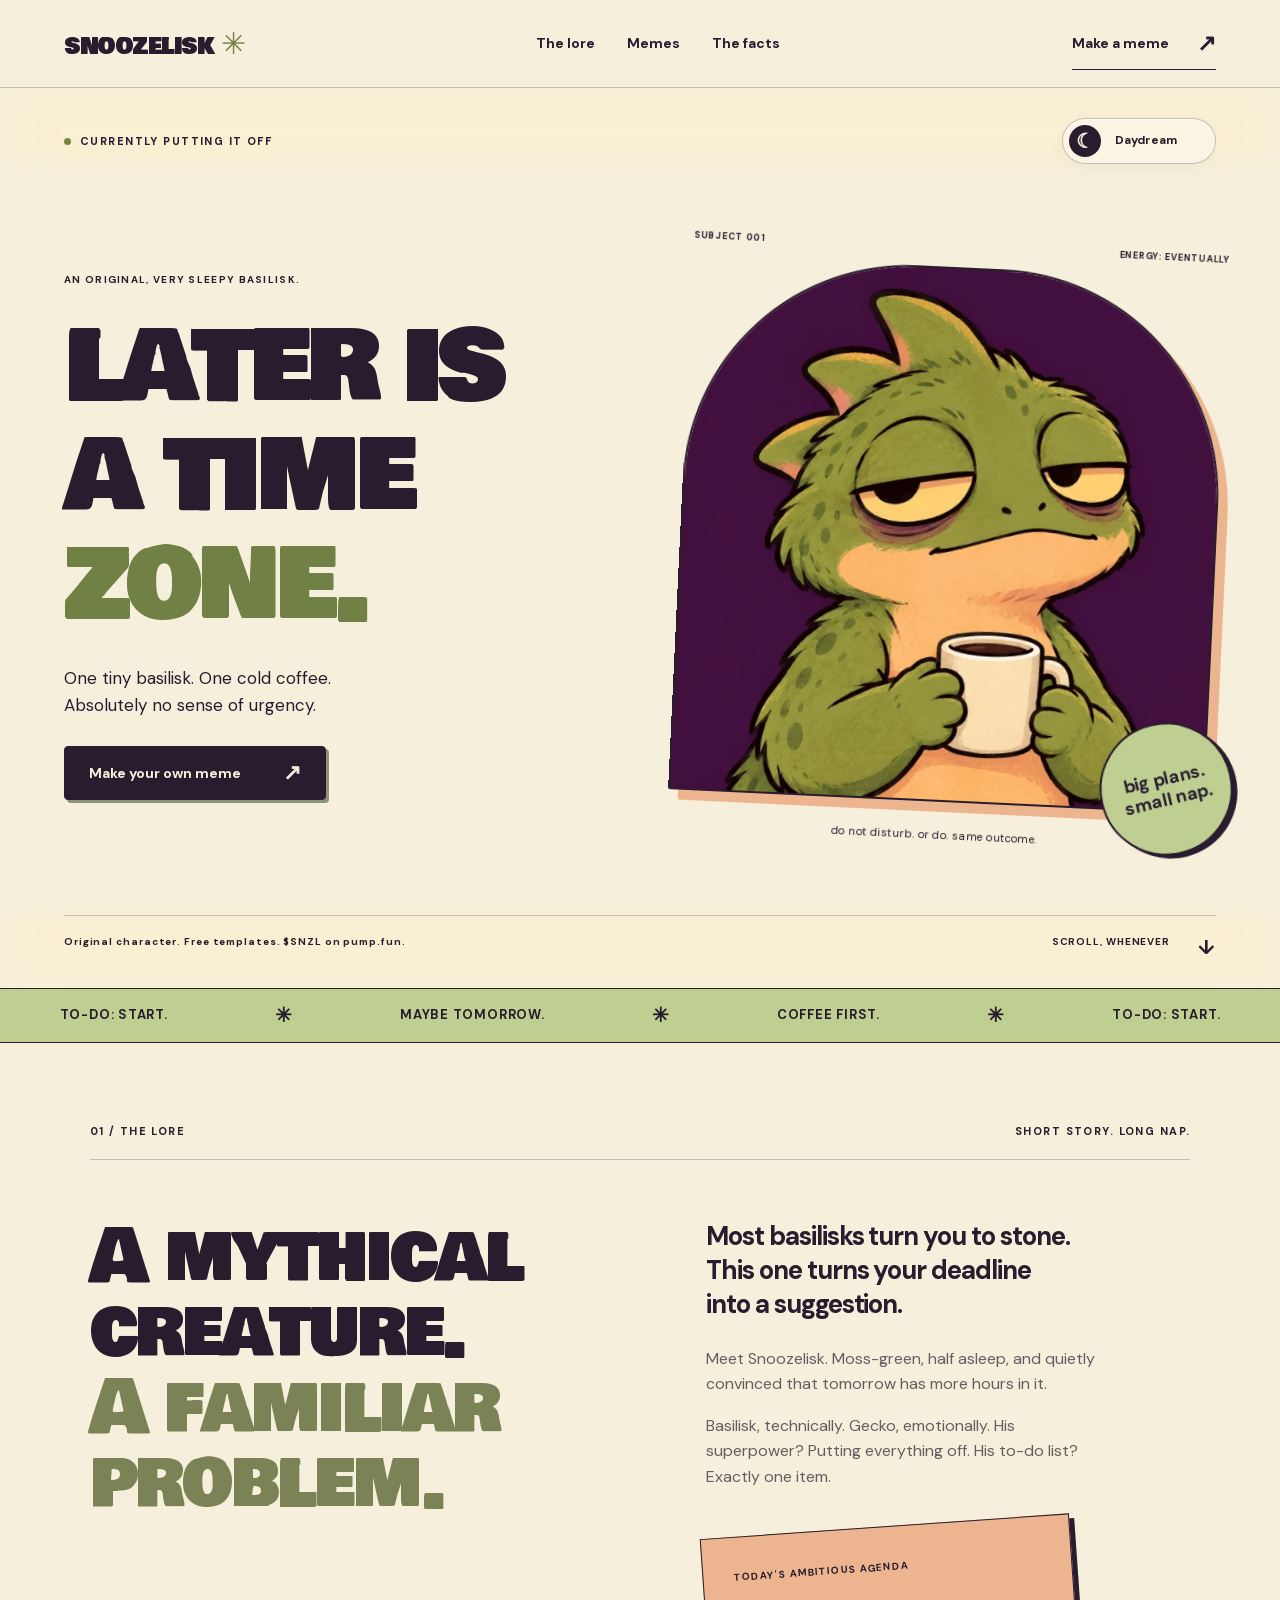
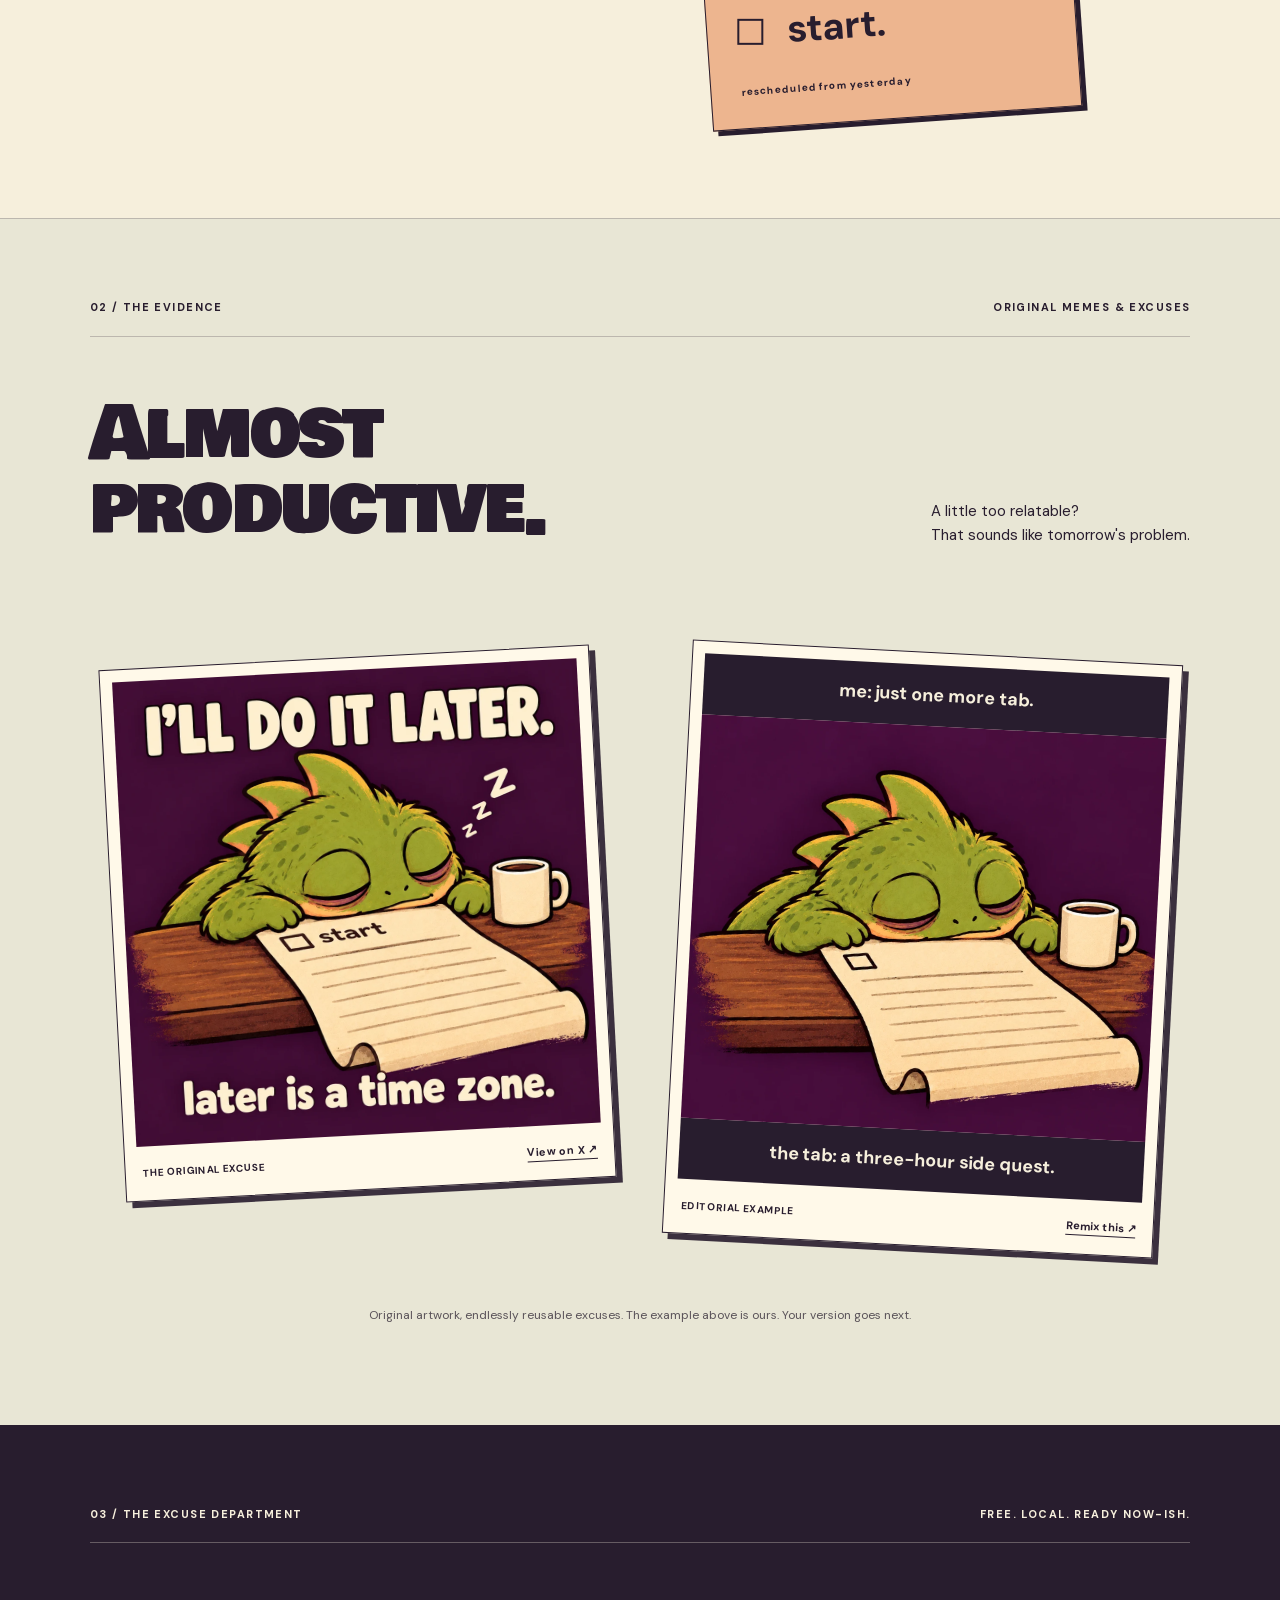
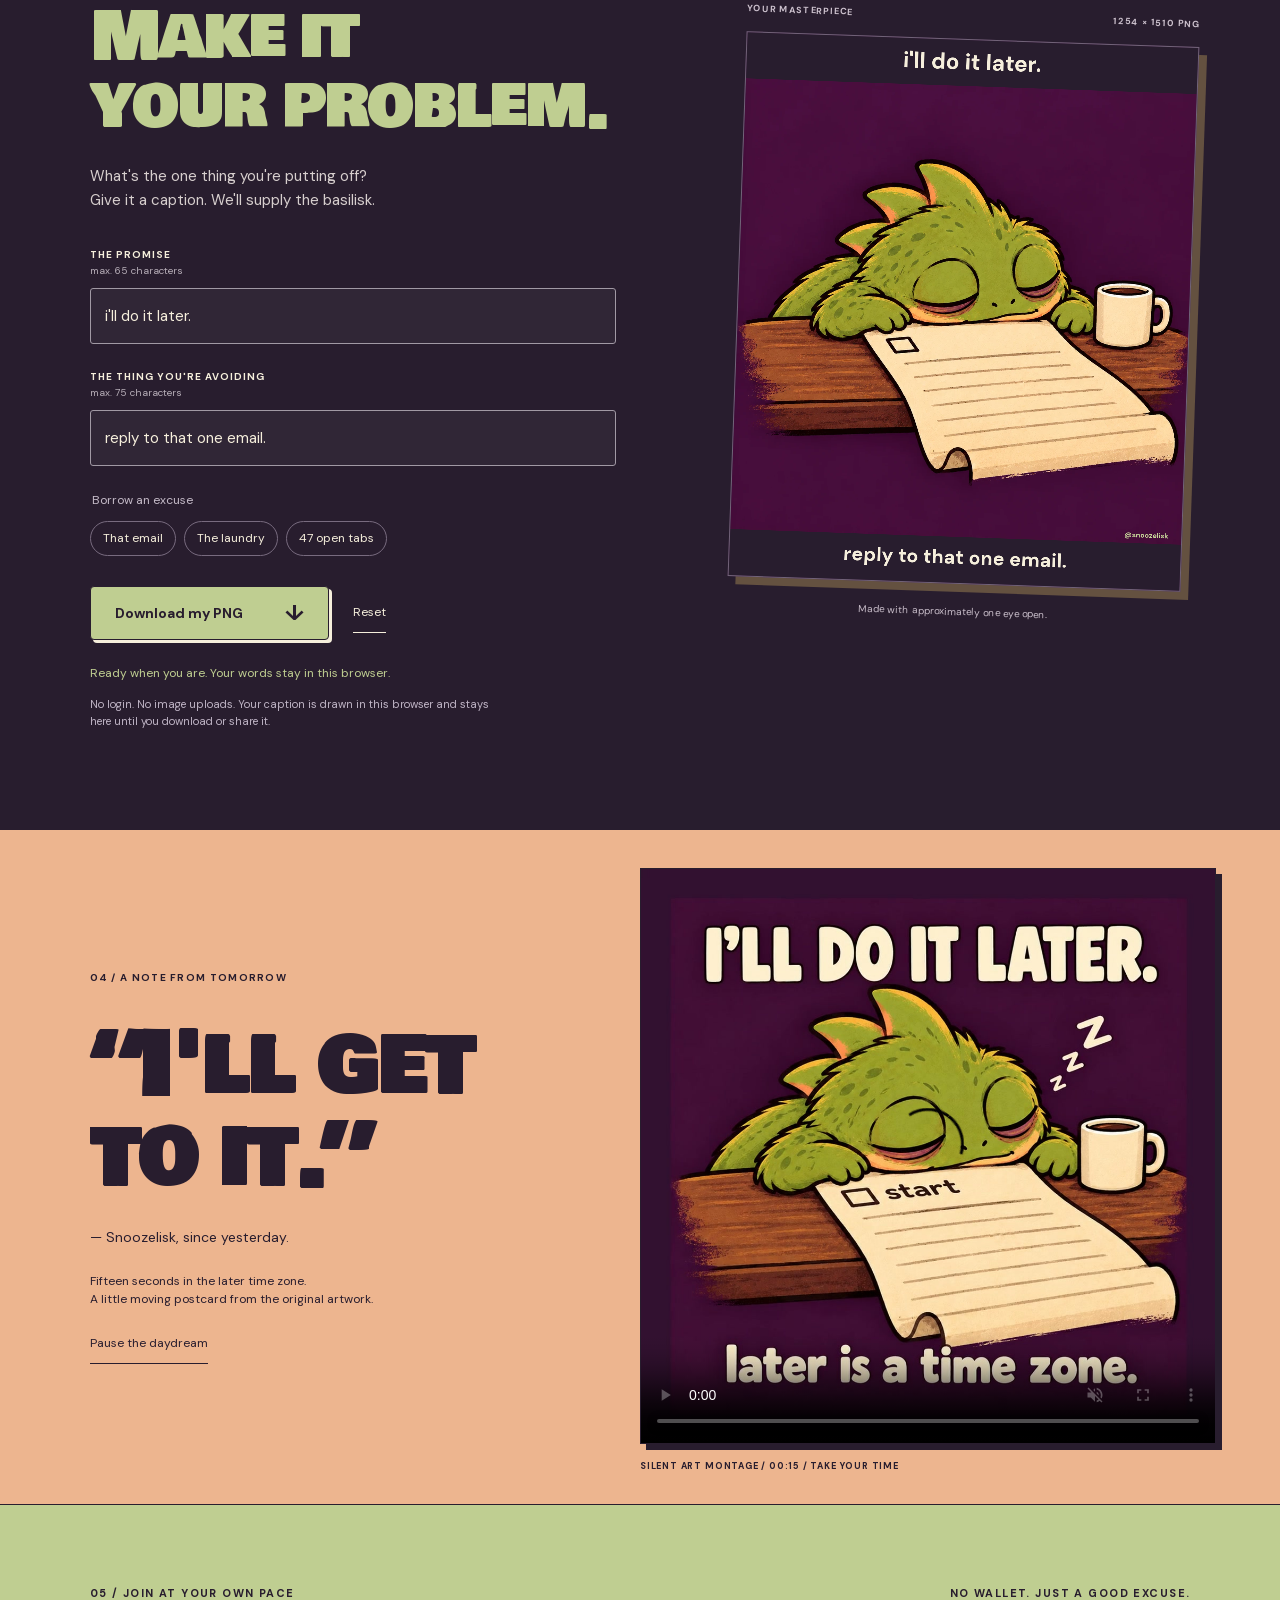
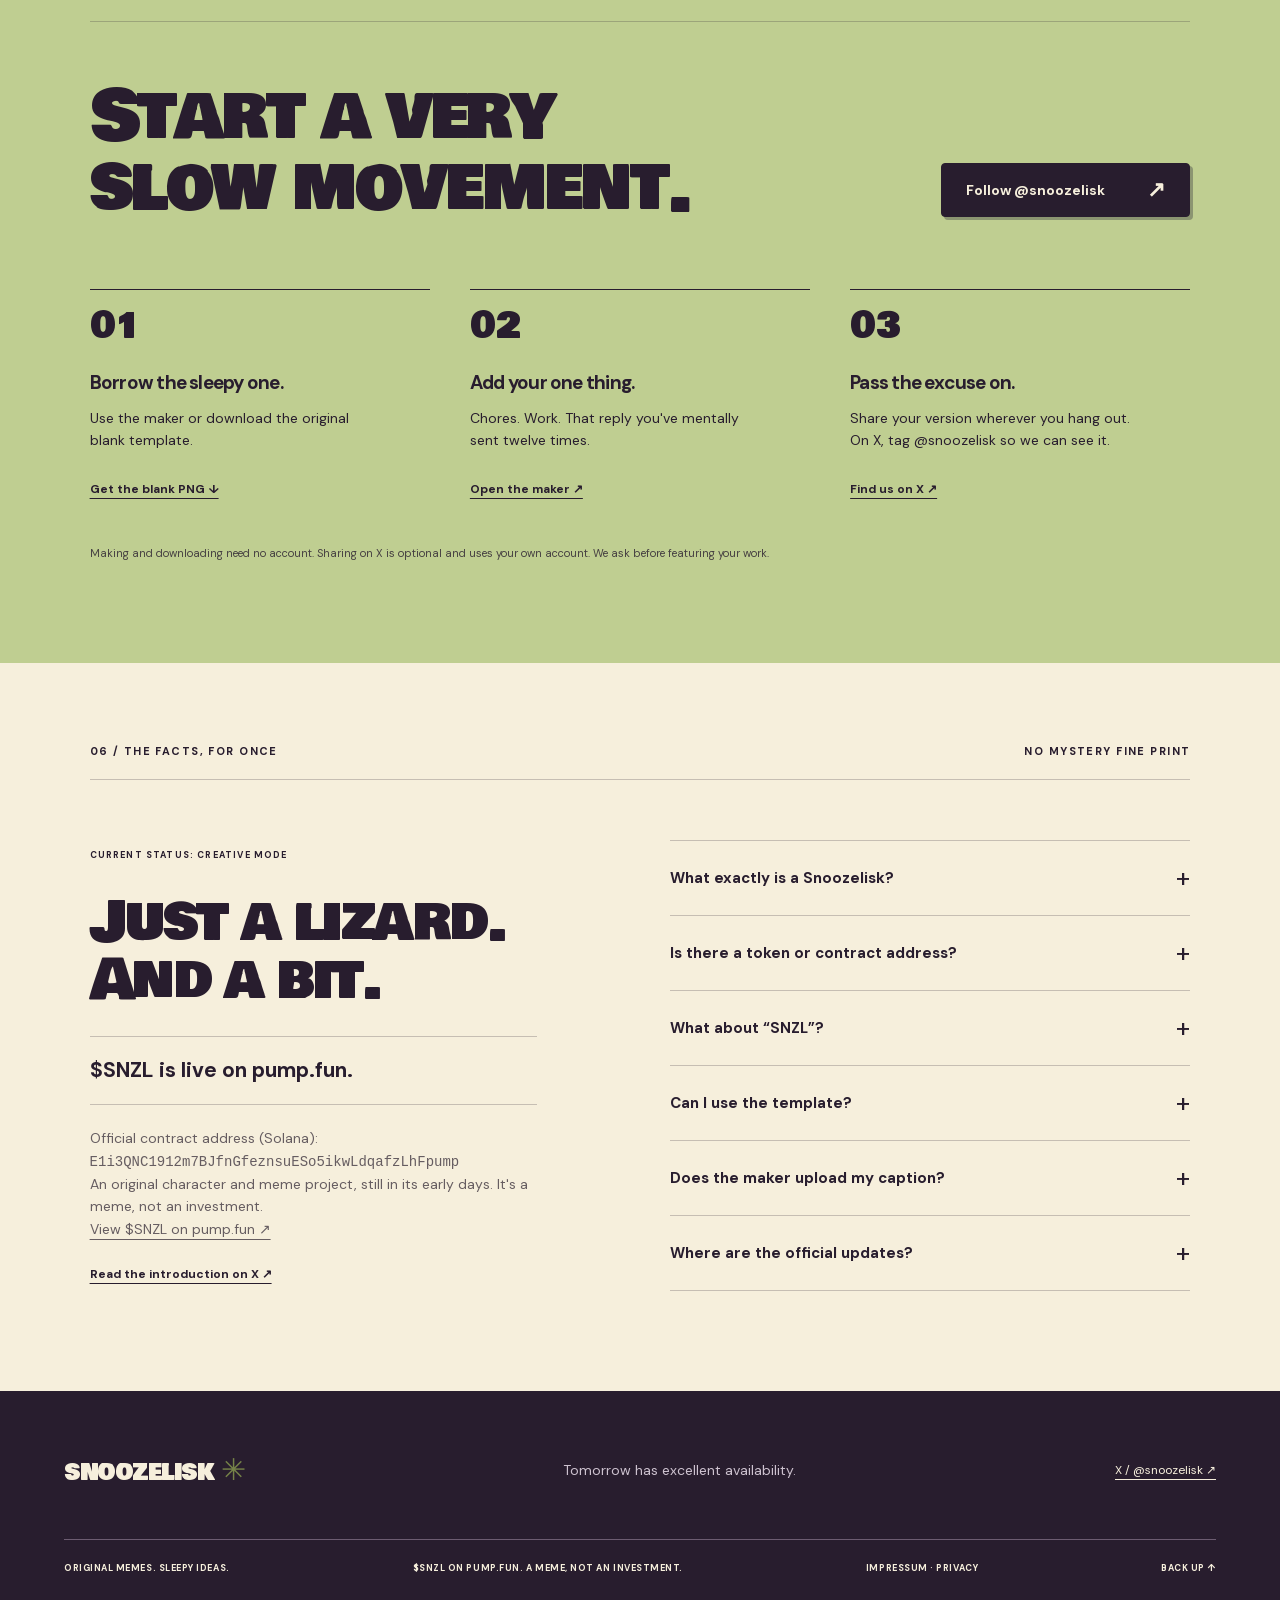
<file: index.html>
<!doctype html>
<html lang="en" data-theme="day">
<head>
  <meta charset="utf-8">
  <meta name="viewport" content="width=device-width, initial-scale=1">
  <meta name="theme-color" content="#f6efdc">
  <title>SNOOZELISK — later is a time zone.</title>
  <meta name="description" content="Meet the basilisk that puts everything off until tomorrow. Original memes, sleepy ideas, and a free local meme maker. $SNZL is live on pump.fun.">
  <meta property="og:title" content="SNOOZELISK — later is a time zone.">
  <meta property="og:description" content="Original memes. Sleepy ideas. Make your own version. $SNZL is live on pump.fun.">
  <meta property="og:type" content="website">
  <meta property="og:url" content="https://snoozelisk.online">
  <meta property="og:image" content="https://snoozelisk.online/assets/images/banner.webp">
  <meta name="twitter:card" content="summary_large_image">
  <meta name="twitter:site" content="@snoozelisk">
  <link rel="icon" href="assets/images/favicon.png" type="image/png">
  <link rel="stylesheet" href="assets/fonts/fonts.css">
  <link rel="preload" href="assets/fonts/bowlby-one-sc-400-latin.woff2" as="font" type="font/woff2" crossorigin>
  <link rel="stylesheet" href="style.css">
  <script defer src="script.js"></script>
</head>
<body>
<a class="skip-link" href="#main">Skip to content</a>
<header class="site-header">
  <a class="wordmark" href="#" aria-label="Snoozelisk home">snoozelisk<span aria-hidden="true">✳</span></a>
  <nav aria-label="Main navigation"><a href="#lore">The lore</a><a href="#memes">Memes</a><a href="#status">The facts</a></nav>
  <a class="nav-cta" href="#maker">Make a meme <span aria-hidden="true">↗</span></a>
</header>
<main id="main">
  <section class="hero" aria-labelledby="hero-title">
    <div class="blur-overlay blur-overlay-top"></div><div class="blur-overlay blur-overlay-bottom"></div>
    <div class="hero-bg bg-back" aria-hidden="true"></div><div class="hero-bg bg-front" aria-hidden="true"></div>
    <div class="hero-top"><p class="eyebrow"><span class="status-dot"></span> CURRENTLY PUTTING IT OFF</p>
      <button id="theme-toggle" class="glass-toggle" type="button" aria-pressed="false" aria-label="Toggle night theme"><span class="toggle-orbit" aria-hidden="true">☾</span><span class="toggle-label">Daydream</span></button>
    </div>
    <div class="hero-layout">
      <div class="hero-copy"><p class="eyebrow">AN ORIGINAL, VERY SLEEPY BASILISK.</p><h1 id="hero-title">later is<br>a time<br><span>zone.</span></h1><p class="hero-description">One tiny basilisk. One cold coffee.<br>Absolutely no sense of urgency.</p><a class="button button-dark" href="#maker">Make your own meme <span aria-hidden="true">↗</span></a></div>
      <div class="hero-portrait"><div class="portrait-caption"><span>SUBJECT 001</span><span>ENERGY: EVENTUALLY</span></div><img src="assets/images/avatar.webp" width="640" height="640" alt="Snoozelisk, a sleepy moss-green basilisk holding a coffee cup, with half-closed eyes and a peach belly." fetchpriority="high"><span class="hero-sticker">big plans.<br>small nap.</span><p>do not disturb. or do. same outcome.</p></div>
    </div>
    <div class="hero-bottom"><p>Original character. Free templates. $SNZL on pump.fun.</p><a href="#lore">SCROLL, WHENEVER <span aria-hidden="true">↓</span></a></div>
  </section>
  <div class="ticker" aria-hidden="true"><span>TO-DO: START.</span><span>✳</span><span>MAYBE TOMORROW.</span><span>✳</span><span>COFFEE FIRST.</span><span>✳</span><span>TO-DO: START.</span></div>

  <section id="lore" class="lore section-wrap" aria-labelledby="lore-title">
    <div class="section-label"><span>01 / THE LORE</span><span>SHORT STORY. LONG NAP.</span></div>
    <div class="lore-grid"><h2 id="lore-title">A mythical<br>creature.<br><span>A familiar<br>problem.</span></h2><div class="lore-text"><p class="lead">Most basilisks turn you to stone.<br>This one turns your deadline<br>into a suggestion.</p><p>Meet Snoozelisk. Moss-green, half asleep, and quietly convinced that tomorrow has more hours in it.</p><p>Basilisk, technically. Gecko, emotionally. His superpower? Putting everything off. His to-do list? Exactly one item.</p><div class="todo-note"><span class="note-label">TODAY'S AMBITIOUS AGENDA</span><p><span class="checkbox" aria-hidden="true"></span> start.</p><span class="note-foot">rescheduled from yesterday</span></div></div></div>
  </section>

  <section id="memes" class="memes section-wrap" aria-labelledby="memes-title">
    <div class="section-label"><span>02 / THE EVIDENCE</span><span>ORIGINAL MEMES &amp; EXCUSES</span></div>
    <div class="section-heading"><h2 id="memes-title">Almost<br>productive.</h2><p>A little too relatable?<br>That sounds like tomorrow's problem.</p></div>
    <div class="meme-grid"><figure class="meme-card original"><img src="assets/images/original-meme.webp" width="1100" height="1100" alt="Original Snoozelisk meme: I'll do it later. Later is a time zone." loading="lazy"><figcaption><span>THE ORIGINAL EXCUSE</span><a href="https://x.com/snoozelisk/status/2111719798077849655" target="_blank" rel="noopener noreferrer" aria-label="View the original Snoozelisk meme on X, opens a new tab">View on X ↗</a></figcaption></figure>
    <figure class="meme-card example"><div class="example-caption">me: just one more tab.</div><img src="assets/images/template.webp" width="1254" height="1254" alt="Snoozelisk asleep over his unfinished to-do list beside a coffee cup." loading="lazy"><div class="example-caption bottom-caption">the tab: a three-hour side quest.</div><figcaption><span>EDITORIAL EXAMPLE</span><button class="remix-button" type="button" data-remix-headline="me: just one more tab." data-remix-task="the tab: a three-hour side quest.">Remix this ↗</button></figcaption></figure></div>
    <p class="gallery-note">Original artwork, endlessly reusable excuses. The example above is ours. Your version goes next.</p>
  </section>

  <section id="maker" class="maker section-wrap" aria-labelledby="maker-title">
    <div class="section-label"><span>03 / THE EXCUSE DEPARTMENT</span><span>FREE. LOCAL. READY NOW-ISH.</span></div>
    <div class="maker-grid"><div class="maker-controls"><h2 id="maker-title">Make it<br>your problem.</h2><p>What's the one thing you're putting off?<br>Give it a caption. We'll supply the basilisk.</p>
      <div class="maker-form"><label for="meme-headline">THE PROMISE <span>max. 65 characters</span></label><input id="meme-headline" type="text" maxlength="65" value="i'll do it later." autocomplete="off" spellcheck="true"><label for="meme-task">THE THING YOU'RE AVOIDING <span>max. 75 characters</span></label><input id="meme-task" type="text" maxlength="75" value="reply to that one email." autocomplete="off" spellcheck="true"><fieldset><legend>Borrow an excuse</legend><div class="prompt-buttons"><button type="button" data-prompt="reply to that one email." aria-pressed="false">That email</button><button type="button" data-prompt="fold the laundry. eventually." aria-pressed="false">The laundry</button><button type="button" data-prompt="close my 47 open tabs." aria-pressed="false">47 open tabs</button></div></fieldset><div class="maker-actions"><button class="button button-green" id="download-meme" type="button" disabled>Download my PNG <span aria-hidden="true">↓</span></button><button id="reset-meme" class="text-button" type="button">Reset</button></div><p id="maker-status" class="maker-status" role="status">Loading the sleepy one…</p><p class="privacy-note">No login. No image uploads. Your caption is drawn in this browser and stays here until you download or share it.</p></div>
    </div><div class="canvas-wrap"><div class="preview-label"><span>YOUR MASTERPIECE</span><span>1254 × 1510 PNG</span></div><canvas id="meme-canvas" width="1254" height="1510" role="img" aria-label="Live meme preview. Your promise appears above Snoozelisk and your task appears below.">Your browser does not support the canvas preview. You can download the blank template instead.</canvas><p>Made with approximately one eye open.</p></div></div>
    <noscript><p>The meme maker needs JavaScript to draw your caption locally. <a href="assets/images/snoozelisk-template.png" download>Download the blank template</a> and add your own text.</p></noscript>
  </section>

  <section class="field-note" aria-labelledby="field-title"><div class="field-copy"><p class="eyebrow">04 / A NOTE FROM TOMORROW</p><h2 id="field-title">“I'll get<br>to it.”</h2><p>— Snoozelisk, since yesterday.</p><p class="film-description">Fifteen seconds in the later time zone.<br>A little moving postcard from the original artwork.</p><button class="text-button" id="motion-toggle" type="button" aria-pressed="false">Pause the daydream</button></div><div class="film-wrap"><video id="brand-film" width="1080" height="1080" poster="assets/images/film-poster.jpg" preload="none" muted loop playsinline controls aria-label="Silent fifteen-second Snoozelisk art montage"><source src="assets/videos/brand-animatic.mp4" type="video/mp4">Your browser does not support this video. The original art is shown in the meme gallery.</video><p>SILENT ART MONTAGE / 00:15 / TAKE YOUR TIME</p></div></section>

  <section id="join" class="join section-wrap" aria-labelledby="join-title"><div class="section-label"><span>05 / JOIN AT YOUR OWN PACE</span><span>NO WALLET. JUST A GOOD EXCUSE.</span></div><div class="join-top"><h2 id="join-title">Start a very<br>slow movement.</h2><a class="button button-dark" href="https://x.com/snoozelisk" target="_blank" rel="noopener noreferrer">Follow @snoozelisk <span aria-hidden="true">↗</span><span class="sr-only"> on X, opens a new tab</span></a></div><ol class="join-steps"><li><span>01</span><h3>Borrow the sleepy one.</h3><p>Use the maker or download the original blank template.</p><a href="assets/images/snoozelisk-template.png" download>Get the blank PNG ↓</a></li><li><span>02</span><h3>Add your one thing.</h3><p>Chores. Work. That reply you've mentally sent twelve times.</p><a href="#maker">Open the maker ↗</a></li><li><span>03</span><h3>Pass the excuse on.</h3><p>Share your version wherever you hang out. On X, tag @snoozelisk so we can see it.</p><a href="https://x.com/snoozelisk" target="_blank" rel="noopener noreferrer">Find us on X ↗<span class="sr-only">, opens a new tab</span></a></li></ol><p class="join-foot">Making and downloading need no account. Sharing on X is optional and uses your own account. We ask before featuring your work.</p></section>

  <section id="status" class="facts section-wrap" aria-labelledby="facts-title"><div class="section-label"><span>06 / THE FACTS, FOR ONCE</span><span>NO MYSTERY FINE PRINT</span></div><div class="facts-grid"><div class="status-card"><span class="eyebrow">CURRENT STATUS: CREATIVE MODE</span><h2 id="facts-title">Just a lizard.<br>And a bit.</h2><p class="status-statement">$SNZL is live on pump.fun.</p><p>Official contract address (Solana):<br><code style="word-break:break-all">E1i3QNC1912m7BJfnGfeznsuESo5ikwLdqafzLhFpump</code></p><p>An original character and meme project, still in its early days. It's a meme, not an investment.</p><p><a href="https://pump.fun/coin/E1i3QNC1912m7BJfnGfeznsuESo5ikwLdqafzLhFpump" target="_blank" rel="noopener noreferrer">View $SNZL on pump.fun ↗<span class="sr-only">, opens a new tab</span></a></p><a href="https://x.com/snoozelisk/status/2111719684890632673" target="_blank" rel="noopener noreferrer">Read the introduction on X ↗<span class="sr-only">, opens a new tab</span></a></div><div class="faq"><details><summary>What exactly is a Snoozelisk?</summary><p>A newly created sleepy basilisk with one superpower: postponing everything until tomorrow. Original artwork, everyday procrastination, and open meme templates.</p></details><details><summary>Is there a token or contract address?</summary><p>Yes. $SNZL launched on pump.fun (Solana) on 18 October 2026. The only official contract address is <code style="word-break:break-all">E1i3QNC1912m7BJfnGfeznsuESo5ikwLdqafzLhFpump</code>. Any other address is not ours. Disclosure: the creator wallet bought about $1 (≈0.04% of supply) at launch. No presale, no bundle, no team wallets. This site has no wallet connection or token sale, and nothing here is investment advice.</p></details><details><summary>What about “SNZL”?</summary><p>SNZL is the ticker of the Snoozelisk meme token on pump.fun. Copycats can use the same name or ticker, so always check the contract address above before trading.</p></details><details><summary>Can I use the template?</summary><p>Yes, make and share your own Snoozelisk memes with these templates. Credit @snoozelisk and don't imply official endorsement. For commercial use, contact the project through the official X account first.</p></details><details><summary>Does the maker upload my caption?</summary><p>No. The maker draws the image locally in your browser. There is no login, upload endpoint, or analytics script. Only downloading creates a file on your device. The hosting platform may process operational access data.</p></details><details><summary>Where are the official updates?</summary><p>On <a href="https://x.com/snoozelisk" target="_blank" rel="noopener noreferrer">@snoozelisk on X<span class="sr-only">, opens a new tab</span></a>. We don't announce updates through unsolicited DMs. This page makes no claims about popularity, partnerships, or future returns.</p></details></div></div></section>
</main>
<footer class="site-footer"><div class="footer-top"><a class="wordmark" href="#">snoozelisk<span aria-hidden="true">✳</span></a><p>Tomorrow has excellent availability.</p><a href="https://x.com/snoozelisk" target="_blank" rel="noopener noreferrer">X / @snoozelisk ↗<span class="sr-only">, opens a new tab</span></a></div><div class="footer-bottom"><span>ORIGINAL MEMES. SLEEPY IDEAS.</span><span>$SNZL ON PUMP.FUN. A MEME, NOT AN INVESTMENT.</span><span><a href="impressum.html">IMPRESSUM</a> · <a href="datenschutz.html">PRIVACY</a></span><a href="#main">BACK UP ↑</a></div></footer>
</body></html>
</file>
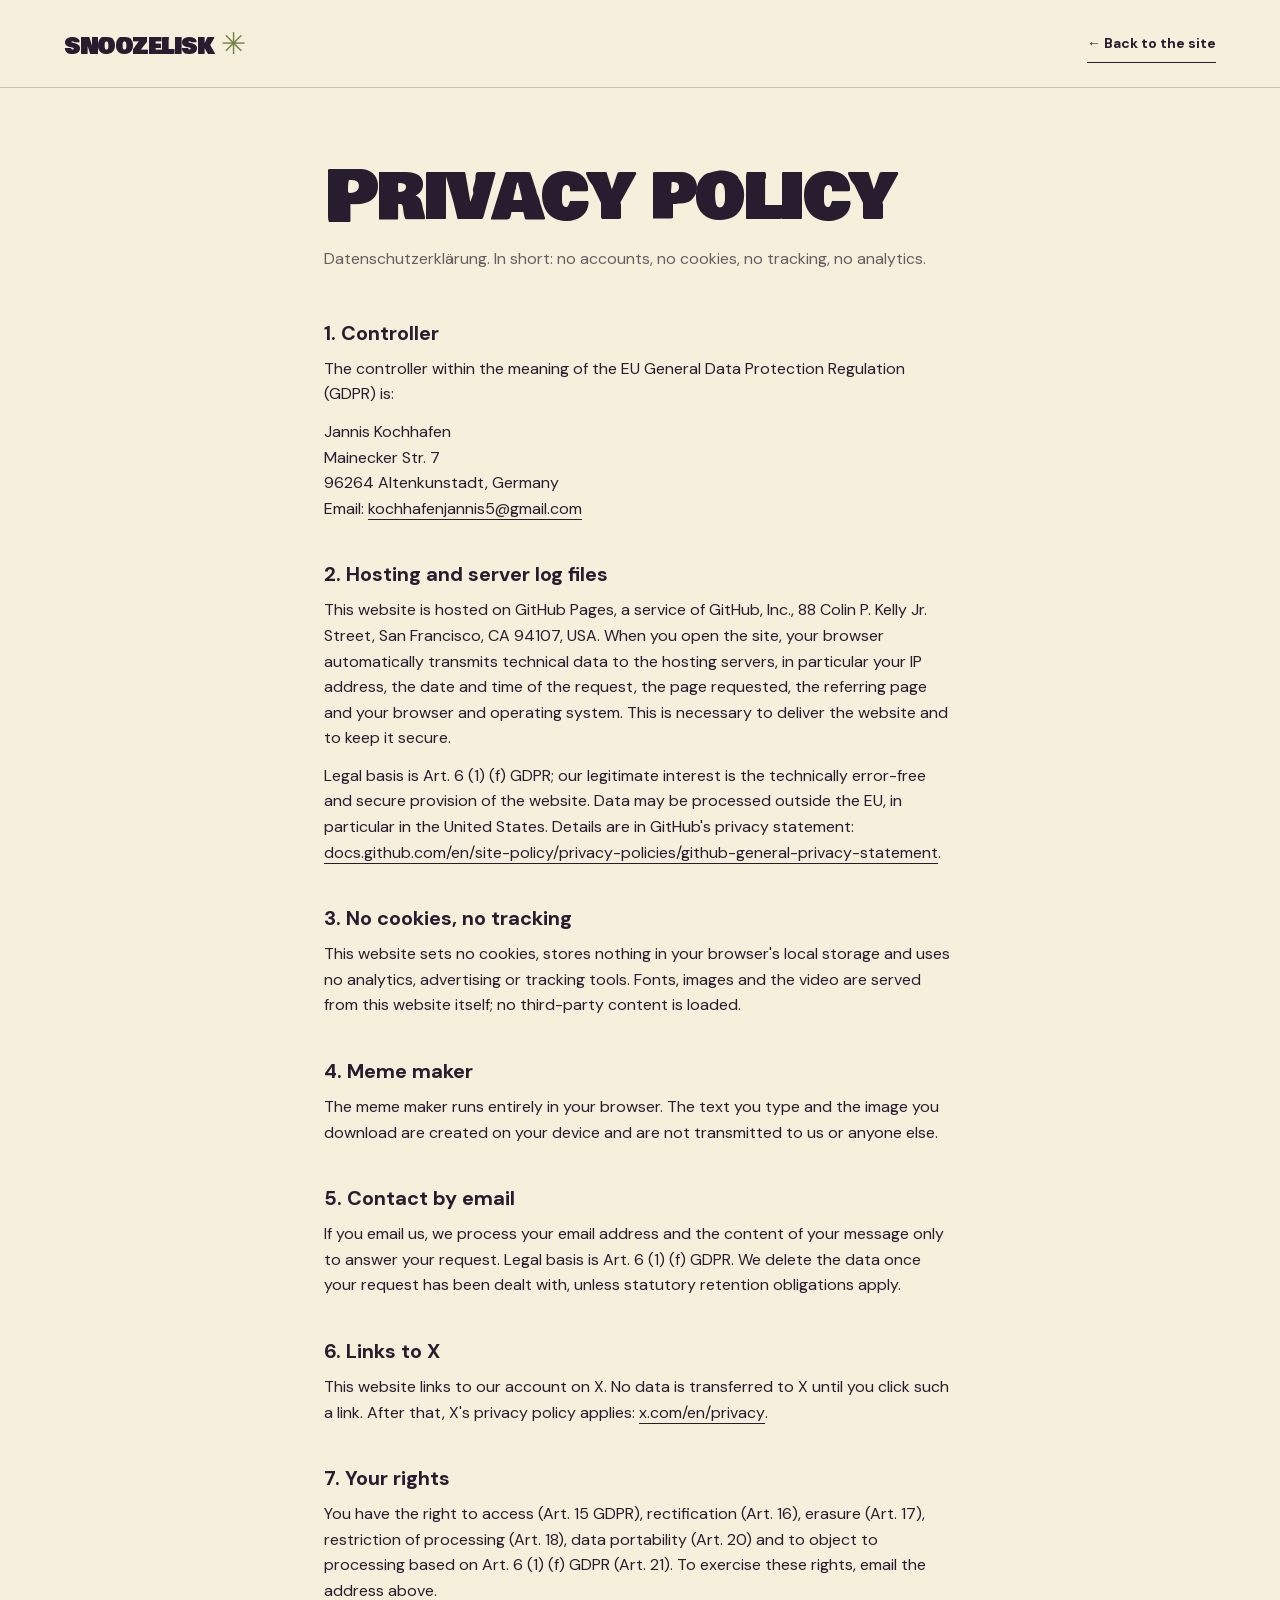
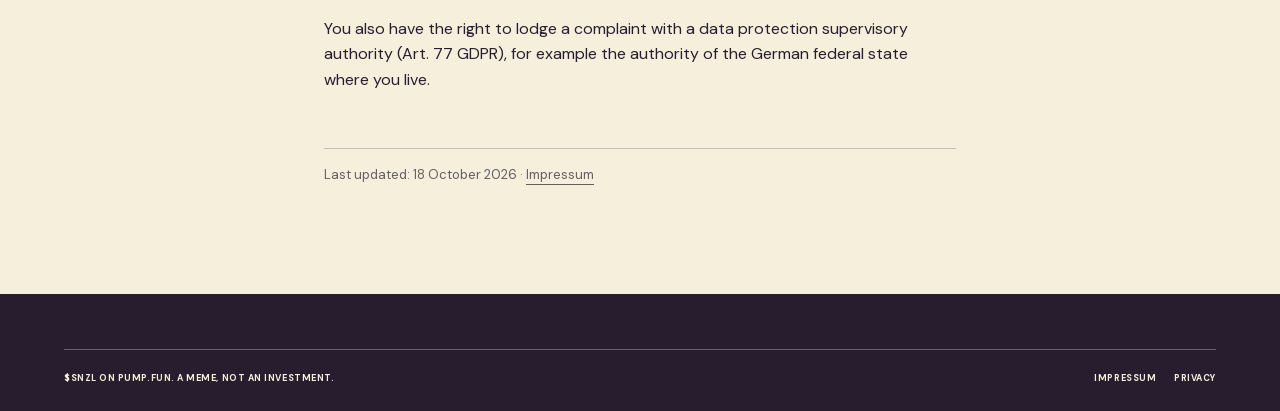
<file: datenschutz.html>
<!doctype html>
<html lang="en" data-theme="day">
<head>
  <meta charset="utf-8">
  <meta name="viewport" content="width=device-width, initial-scale=1">
  <meta name="theme-color" content="#f6efdc">
  <meta name="robots" content="noindex">
  <title>Privacy policy — SNOOZELISK</title>
  <link rel="icon" href="assets/images/favicon.png" type="image/png">
  <link rel="stylesheet" href="assets/fonts/fonts.css">
  <link rel="stylesheet" href="style.css">
  <link rel="stylesheet" href="legal.css">
</head>
<body>
  <a class="skip-link" href="#main">Skip to content</a>
  <header class="legal-header">
    <a class="wordmark" href="index.html">snoozelisk<span aria-hidden="true">✳</span></a>
    <a class="back" href="index.html">← Back to the site</a>
  </header>

  <main id="main" class="legal">
    <h1>Privacy policy</h1>
    <p class="lede">Datenschutzerklärung. In short: no accounts, no cookies, no tracking, no analytics.</p>

    <h2>1. Controller</h2>
    <p>The controller within the meaning of the EU General Data Protection Regulation (GDPR) is:</p>
    <address>
      Jannis Kochhafen<br>
      Mainecker Str. 7<br>
      96264 Altenkunstadt, Germany<br>
      Email: <a href="mailto:kochhafenjannis5@gmail.com">kochhafenjannis5@gmail.com</a>
    </address>

    <h2>2. Hosting and server log files</h2>
    <p>This website is hosted on GitHub Pages, a service of GitHub, Inc., 88 Colin P. Kelly Jr. Street, San Francisco, CA 94107, USA. When you open the site, your browser automatically transmits technical data to the hosting servers, in particular your IP address, the date and time of the request, the page requested, the referring page and your browser and operating system. This is necessary to deliver the website and to keep it secure.</p>
    <p>Legal basis is Art. 6 (1) (f) GDPR; our legitimate interest is the technically error-free and secure provision of the website. Data may be processed outside the EU, in particular in the United States. Details are in GitHub's privacy statement: <a href="https://docs.github.com/en/site-policy/privacy-policies/github-general-privacy-statement" target="_blank" rel="noopener noreferrer">docs.github.com/en/site-policy/privacy-policies/github-general-privacy-statement<span class="sr-only">, opens a new tab</span></a>.</p>

    <h2>3. No cookies, no tracking</h2>
    <p>This website sets no cookies, stores nothing in your browser's local storage and uses no analytics, advertising or tracking tools. Fonts, images and the video are served from this website itself; no third-party content is loaded.</p>

    <h2>4. Meme maker</h2>
    <p>The meme maker runs entirely in your browser. The text you type and the image you download are created on your device and are not transmitted to us or anyone else.</p>

    <h2>5. Contact by email</h2>
    <p>If you email us, we process your email address and the content of your message only to answer your request. Legal basis is Art. 6 (1) (f) GDPR. We delete the data once your request has been dealt with, unless statutory retention obligations apply.</p>

    <h2>6. Links to X</h2>
    <p>This website links to our account on X. No data is transferred to X until you click such a link. After that, X's privacy policy applies: <a href="https://x.com/en/privacy" target="_blank" rel="noopener noreferrer">x.com/en/privacy<span class="sr-only">, opens a new tab</span></a>.</p>

    <h2>7. Your rights</h2>
    <p>You have the right to access (Art. 15 GDPR), rectification (Art. 16), erasure (Art. 17), restriction of processing (Art. 18), data portability (Art. 20) and to object to processing based on Art. 6 (1) (f) GDPR (Art. 21). To exercise these rights, email the address above.</p>
    <p>You also have the right to lodge a complaint with a data protection supervisory authority (Art. 77 GDPR), for example the authority of the German federal state where you live.</p>

    <p class="note">Last updated: 18 October 2026 · <a href="impressum.html">Impressum</a></p>
  </main>

  <footer class="site-footer">
    <div class="footer-bottom">
      <span>$SNZL ON PUMP.FUN. A MEME, NOT AN INVESTMENT.</span>
      <span class="footer-legal"><a href="impressum.html">IMPRESSUM</a><a href="datenschutz.html">PRIVACY</a></span>
    </div>
  </footer>
</body>
</html>
</file>
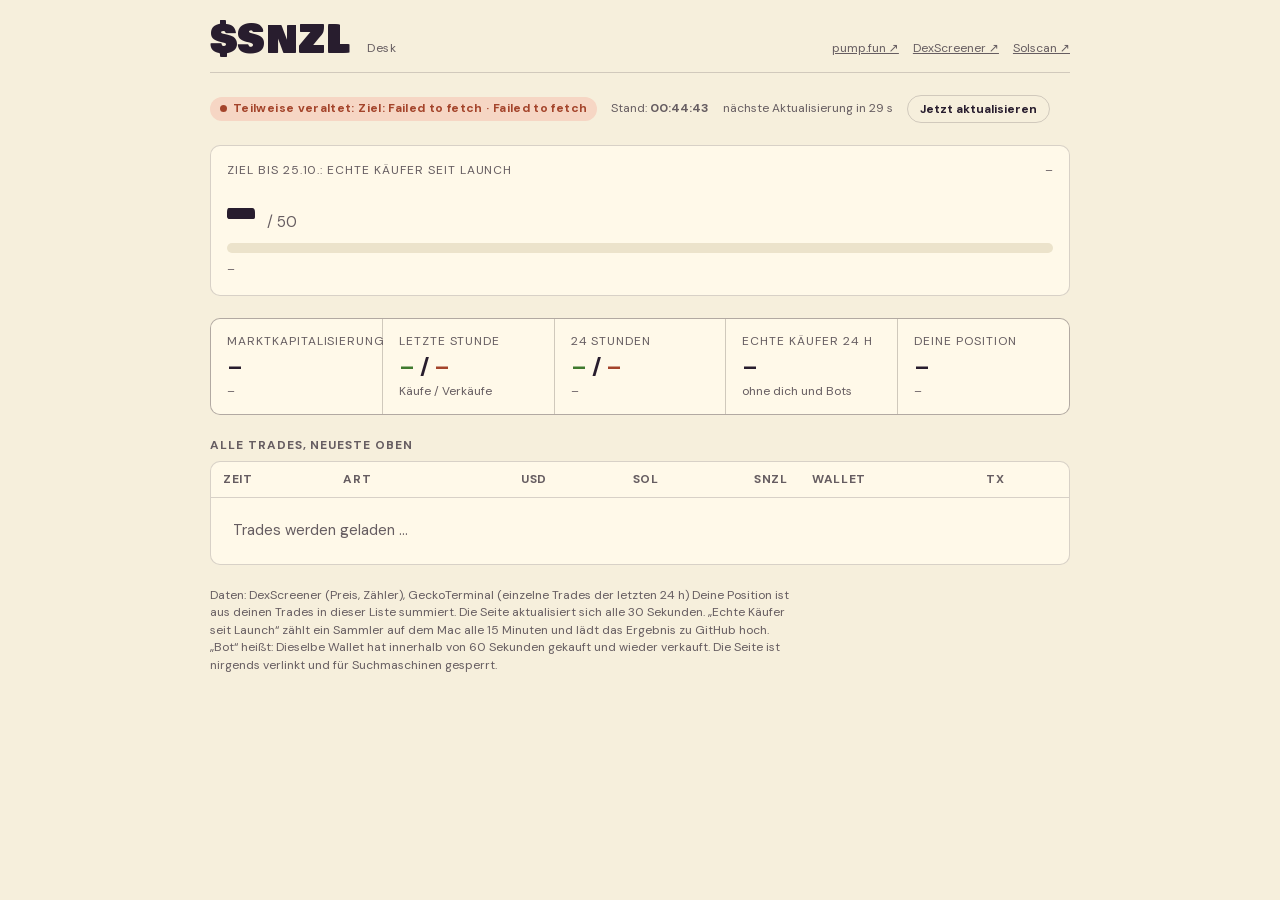
<file: desk.html>
<!doctype html>
<html lang="de">
<head>
<meta charset="utf-8">
<meta name="viewport" content="width=device-width, initial-scale=1, viewport-fit=cover">
<meta name="robots" content="noindex, nofollow">
<title>SNZL Desk</title>
<link rel="icon" type="image/png" href="assets/images/favicon.png">
<link rel="stylesheet" href="assets/fonts/fonts.css">
<style>
/* Layout: one narrow column — status line, number tiles, then the trade tape. */
:root{
  --bg:#f6efdc; --panel:#fff9e9; --ink:#281d2e; --muted:#665d61; --line:rgba(40,29,46,.18);
  --buy:#3f7a2e; --buy-bg:#dfe9c4; --sell:#a4442b; --sell-bg:#f6d6c4; --tag:#ece3cb;
  --display:'Bowlby One SC', 'Arial Black', sans-serif;
  --body:'DM Sans', system-ui, -apple-system, 'Segoe UI', sans-serif;
  --mono:ui-monospace, 'SF Mono', Menlo, Consolas, monospace;
  color-scheme:light;
}
@media (prefers-color-scheme: dark){:root{
  --bg:#1d1521; --panel:#281d2e; --ink:#f6efdc; --muted:#b7aeb0; --line:rgba(246,239,220,.16);
  --buy:#b9d28a; --buy-bg:#33402a; --sell:#f0a587; --sell-bg:#4a2a26; --tag:#3a2d40; color-scheme:dark}}
*{box-sizing:border-box}
html{-webkit-text-size-adjust:100%}
body{margin:0;background:var(--bg);color:var(--ink);font:15px/1.45 var(--body);
  padding-block:max(20px, env(safe-area-inset-top, 0px)) max(32px, env(safe-area-inset-bottom, 0px));
  padding-left:max(16px, env(safe-area-inset-left, 0px));padding-right:max(16px, env(safe-area-inset-right, 0px))}
main{max-width:860px;margin:0 auto;display:grid;gap:22px}
main>*{min-width:0}
a{color:inherit}
header{display:flex;flex-wrap:wrap;align-items:baseline;justify-content:space-between;gap:8px 16px;border-bottom:1px solid var(--line);padding-bottom:14px}
h1{font:400 clamp(26px,6vw,38px)/1 var(--display);margin:0;letter-spacing:.01em}
h1 small{font:500 12px var(--body);color:var(--muted);letter-spacing:.04em;margin-left:6px}
.links{display:flex;gap:14px;font-size:12px}
.links a{color:var(--muted)}
.status{display:flex;flex-wrap:wrap;align-items:center;gap:8px 14px;font-size:12px;color:var(--muted)}
.pill{display:inline-flex;align-items:center;gap:6px;padding:3px 10px;border-radius:99px;font-weight:600;font-size:12px;letter-spacing:.03em;background:var(--tag);color:var(--ink)}
.pill.live{background:var(--buy-bg);color:var(--buy)}
.pill.quiet{background:var(--tag);color:var(--muted)}
.pill.err{background:var(--sell-bg);color:var(--sell)}
.dot{width:7px;height:7px;border-radius:50%;background:currentColor}
button{font:600 12px var(--body);color:var(--ink);background:transparent;border:1px solid var(--line);border-radius:99px;padding:5px 12px;cursor:pointer}
button:focus-visible,a:focus-visible{outline:2px solid var(--ink);outline-offset:2px}
.tiles{display:flex;flex-wrap:wrap;gap:1px;background:var(--line);border:1px solid var(--line);border-radius:10px;overflow:hidden}
.tile{flex:1 1 150px;background:var(--panel);padding:14px 16px;min-width:0}
.tile .k{font-size:12px;letter-spacing:.08em;text-transform:uppercase;color:var(--muted)}
.tile .v{font:600 22px/1.2 var(--body);font-variant-numeric:tabular-nums;margin-top:4px;overflow-wrap:anywhere}
.tile .s{font-size:12px;color:var(--muted);margin-top:2px;font-variant-numeric:tabular-nums}
.buy{color:var(--buy)} .sell{color:var(--sell)}
.goal{background:var(--panel);border:1px solid var(--line);border-radius:10px;padding:16px;display:grid;gap:8px}
.goal-top{display:flex;flex-wrap:wrap;justify-content:space-between;gap:4px 12px}
.goal .k{font-size:12px;letter-spacing:.08em;text-transform:uppercase;color:var(--muted)}
.goal .s{font-size:12px;color:var(--muted)}
.goal-num{font:400 clamp(34px,9vw,48px)/1 var(--display);font-variant-numeric:tabular-nums}
.goal-num span{font:500 15px var(--body);color:var(--muted)}
.bar{height:10px;border-radius:99px;background:var(--tag);overflow:hidden}
.bar i{display:block;height:100%;width:0;background:var(--buy);border-radius:99px;transition:width .6s ease}
section h2{font:600 12px var(--body);letter-spacing:.08em;text-transform:uppercase;color:var(--muted);margin:0 0 8px}
.tape{overflow-x:auto;border:1px solid var(--line);border-radius:10px;background:var(--panel)}
table{width:100%;border-collapse:collapse;font-size:15px;font-variant-numeric:tabular-nums}
th,td{padding:9px 12px;text-align:left;border-bottom:1px solid var(--line);white-space:nowrap}
th{font-size:12px;letter-spacing:.06em;text-transform:uppercase;color:var(--muted);font-weight:600}
tr:last-child td{border-bottom:0}
td.num,th.num{text-align:right}
.kind{display:inline-block;min-width:62px;text-align:center;padding:2px 8px;border-radius:6px;font-weight:700;font-size:12px}
.kind.buy{background:var(--buy-bg)} .kind.sell{background:var(--sell-bg)}
.tag{display:inline-block;margin-left:6px;padding:1px 7px;border-radius:5px;font-size:12px;font-weight:700;background:var(--tag)}
.tag.me{background:var(--ink);color:var(--bg)}
.wallet{font-family:var(--mono);font-size:12px}
.empty{padding:22px;color:var(--muted)}
.note{font-size:12px;color:var(--muted);max-width:65ch;margin:0}
tr.fresh td{animation:flash 2.4s ease-out}
@keyframes flash{from{background:var(--buy-bg)}to{background:transparent}}
@media (prefers-reduced-motion: reduce){tr.fresh td{animation:none}}
</style>
</head>
<body>
<main>
  <header>
    <h1>$SNZL <small>Desk</small></h1>
    <nav class="links" aria-label="Externe Ansichten">
      <a id="lnk-pump" href="#" target="_blank" rel="noopener noreferrer">pump.fun ↗</a>
      <a id="lnk-dex" href="#" target="_blank" rel="noopener noreferrer">DexScreener ↗</a>
      <a id="lnk-scan" href="#" target="_blank" rel="noopener noreferrer">Solscan ↗</a>
    </nav>
  </header>

  <div class="status" aria-live="polite">
    <span id="pulse" class="pill quiet"><span class="dot"></span><span id="pulse-text">Lade …</span></span>
    <span>Stand: <b id="stamp">–</b></span>
    <span id="countdown"></span>
    <button id="refresh" type="button">Jetzt aktualisieren</button>
  </div>

  <div class="goal" aria-labelledby="goal-k">
    <div class="goal-top"><span class="k" id="goal-k">Ziel bis 25.10.: echte Käufer seit Launch</span><span class="s" id="g-stamp">–</span></div>
    <div class="goal-num"><b id="g-real">–</b> <span>/ 50</span></div>
    <div class="bar" role="progressbar" aria-labelledby="goal-k" aria-valuemin="0" aria-valuemax="50" id="g-bar"><i id="g-fill"></i></div>
    <div class="s" id="g-cov">–</div>
  </div>

  <div class="tiles">
    <div class="tile"><div class="k">Marktkapitalisierung</div><div class="v" id="t-mc">–</div><div class="s" id="t-price">–</div></div>
    <div class="tile"><div class="k">Letzte Stunde</div><div class="v"><span class="buy" id="t-b1">–</span> / <span class="sell" id="t-s1">–</span></div><div class="s">Käufe / Verkäufe</div></div>
    <div class="tile"><div class="k">24 Stunden</div><div class="v"><span class="buy" id="t-b24">–</span> / <span class="sell" id="t-s24">–</span></div><div class="s" id="t-vol">–</div></div>
    <div class="tile"><div class="k">Echte Käufer 24 h</div><div class="v" id="t-real">–</div><div class="s">ohne dich und Bots</div></div>
    <div class="tile"><div class="k">Deine Position</div><div class="v" id="t-pos">–</div><div class="s" id="t-posusd">–</div></div>
  </div>

  <section aria-labelledby="tape-h">
    <h2 id="tape-h">Alle Trades, neueste oben</h2>
    <div class="tape"><table>
      <thead><tr><th>Zeit</th><th>Art</th><th class="num">USD</th><th class="num">SOL</th><th class="num">SNZL</th><th>Wallet</th><th>Tx</th></tr></thead>
      <tbody id="rows"><tr><td colspan="7" class="empty">Trades werden geladen …</td></tr></tbody>
    </table></div>
  </section>

  <p class="note">Daten: DexScreener (Preis, Zähler), GeckoTerminal (einzelne Trades der letzten 24 h) Deine Position ist aus deinen Trades in dieser Liste summiert. Die Seite aktualisiert sich alle 30 Sekunden. „Echte Käufer seit Launch“ zählt ein Sammler auf dem Mac alle 15 Minuten und lädt das Ergebnis zu GitHub hoch. „Bot“ heißt: Dieselbe Wallet hat innerhalb von 60 Sekunden gekauft und wieder verkauft. Die Seite ist nirgends verlinkt und für Suchmaschinen gesperrt.</p>
</main>

<script>
const CA = 'E1i3QNC1912m7BJfnGfeznsuESo5ikwLdqafzLhFpump';
const DEV = 'ARWYNNftc9LXetngjFNK3Jvoc2ERL5MU7m2o7LTnnmCB';
const EVERY = 30;
const $ = id => document.getElementById(id);
const usd = (n, d = 2) => n == null || isNaN(n) ? '–' : '$' + Number(n).toLocaleString('de-DE', {minimumFractionDigits: d, maximumFractionDigits: d});
const num = (n, d = 0) => n == null || isNaN(n) ? '–' : Number(n).toLocaleString('de-DE', {maximumFractionDigits: d});
const short = a => a.slice(0, 4) + '…' + a.slice(-4);
const ago = t => { const s = Math.max(0, Math.round((Date.now() - t) / 1000));
  return s < 60 ? `vor ${s} s` : s < 3600 ? `vor ${Math.floor(s / 60)} min` : s < 86400 ? `vor ${Math.floor(s / 3600)} h` : `vor ${Math.floor(s / 86400)} T`; };
const B58 = /^[1-9A-HJ-NP-Za-km-z]{32,90}$/;

// Small DOM builder: every text goes in via textContent, never as HTML.
function el(tag, props = {}, ...kids) {
  const n = document.createElement(tag);
  for (const [k, v] of Object.entries(props)) k === 'text' ? n.textContent = v : n.setAttribute(k, v);
  n.append(...kids);
  return n;
}
const ext = (href, text, cls) => el('a', {href, target: '_blank', rel: 'noopener noreferrer', ...(cls ? {class: cls} : {}), text});

$('lnk-pump').href = 'https://pump.fun/coin/' + CA;
$('lnk-scan').href = 'https://solscan.io/token/' + CA;
$('lnk-dex').href = 'https://dexscreener.com/solana/' + CA;

let pool = null, lastPrice = null, firstLoad = true, left = EVERY, unread = 0;
const seen = new Set();

async function getJSON(url, opts) {
  const r = await fetch(url, opts);
  if (!r.ok) throw new Error(new URL(url).hostname + ' antwortet ' + r.status);
  return r.json();
}

async function loadPair() {
  const d = await getJSON('https://api.dexscreener.com/latest/dex/tokens/' + CA);
  const p = (d.pairs || []).find(x => x.chainId === 'solana');
  if (!p) throw new Error('DexScreener kennt das Paar noch nicht');
  if (B58.test(p.pairAddress)) pool = p.pairAddress;
  lastPrice = Number(p.priceUsd);
  $('t-mc').textContent = usd(p.marketCap ?? p.fdv, 0);
  $('t-price').textContent = 'Preis ' + usd(p.priceUsd, 8);
  $('t-b1').textContent = p.txns?.h1?.buys ?? '–';
  $('t-s1').textContent = p.txns?.h1?.sells ?? '–';
  $('t-b24').textContent = p.txns?.h24?.buys ?? '–';
  $('t-s24').textContent = p.txns?.h24?.sells ?? '–';
  $('t-vol').textContent = 'Volumen 24 h ' + usd(p.volume?.h24, 0);
}

async function loadTrades() {
  if (!pool) return null;
  const d = await getJSON(`https://api.geckoterminal.com/api/v2/networks/solana/pools/${pool}/trades`);
  return (d.data || []).map(x => {
    const a = x.attributes, buy = a.kind === 'buy';
    return {id: a.tx_hash + a.tx_from_address + a.kind, tx: a.tx_hash, wallet: a.tx_from_address, buy,
      t: Date.parse(a.block_timestamp), usd: Number(a.volume_in_usd),
      sol: Number(buy ? a.from_token_amount : a.to_token_amount),
      snzl: Number(buy ? a.to_token_amount : a.from_token_amount)};
  }).filter(t => B58.test(t.wallet) && B58.test(t.tx)).sort((a, b) => b.t - a.t);
}

// Public Solana RPCs refuse browser calls, so the position is summed from your own trades in the tape.
function renderPosition(trades) {
  const mine = trades.filter(t => t.wallet === DEV);
  const tokens = mine.reduce((s, t) => s + (t.buy ? t.snzl : -t.snzl), 0);
  const spent = mine.reduce((s, t) => s + (t.buy ? t.usd : -t.usd), 0);
  $('t-pos').textContent = num(tokens) + ' SNZL';
  $('t-posusd').textContent = (lastPrice ? 'wert ≈ ' + usd(tokens * lastPrice) : '–') + ' · eingesetzt ' + usd(spent);
}

function botWallets(trades) {
  const bots = new Set(), byWallet = {};
  trades.forEach(t => (byWallet[t.wallet] ??= []).push(t));
  for (const [w, list] of Object.entries(byWallet)) {
    const buys = list.filter(t => t.buy), sells = list.filter(t => !t.buy);
    if (buys.some(b => sells.some(s => s.t >= b.t && s.t - b.t <= 60000))) bots.add(w);
  }
  return bots;
}

function renderTrades(trades) {
  const bots = botWallets(trades);
  $('t-real').textContent = new Set(trades.filter(t => t.buy && t.wallet !== DEV && !bots.has(t.wallet)).map(t => t.wallet)).size;
  const tb = $('rows');
  if (!trades.length) {
    tb.replaceChildren(el('tr', {}, el('td', {colspan: '7', class: 'empty', text: 'Noch keine Trades in den letzten 24 Stunden.'})));
    return;
  }
  let fresh = 0;
  tb.replaceChildren(...trades.map(t => {
    const isNew = !seen.has(t.id); seen.add(t.id);
    if (isNew && !firstLoad && t.buy && t.wallet !== DEV) fresh++;
    const walletCell = el('td', {}, ext('https://solscan.io/account/' + t.wallet, short(t.wallet), 'wallet'));
    if (t.wallet === DEV) walletCell.append(el('span', {class: 'tag me', text: 'Du'}));
    else if (bots.has(t.wallet)) walletCell.append(el('span', {class: 'tag', text: 'Bot'}));
    return el('tr', isNew && !firstLoad ? {class: 'fresh'} : {},
      el('td', {title: new Date(t.t).toLocaleString('de-DE'), text: ago(t.t)}),
      el('td', {}, el('span', {class: 'kind ' + (t.buy ? 'buy' : 'sell'), text: t.buy ? 'Kauf' : 'Verkauf'})),
      el('td', {class: 'num', text: usd(t.usd)}),
      el('td', {class: 'num', text: num(t.sol, 4)}),
      el('td', {class: 'num', text: num(t.snzl)}),
      walletCell,
      el('td', {}, ext('https://solscan.io/tx/' + t.tx, 'ansehen ↗')));
  }));
  if (fresh && document.hidden) { unread += fresh; document.title = `(${unread}) SNZL Desk`; }
  const last = trades[0].t, quiet = Date.now() - last > 15 * 60000;
  $('pulse').className = 'pill ' + (quiet ? 'quiet' : 'live');
  $('pulse-text').textContent = (quiet ? 'Ruhig' : 'Aktiv') + ', letzter Trade ' + ago(last);
}

const STATS = 'https://raw.githubusercontent.com/kochhafeny-lang/snoozelisk-site/stats/stats.json';
async function loadGoal() {
  const g = await getJSON(STATS + '?t=' + Math.floor(Date.now() / 60000));
  const n = Number(g.real_buyers), goal = Number(g.goal) || 50;
  if (!Number.isFinite(n)) throw new Error('Sammler hat noch keine Zahl geliefert');
  $('g-real').textContent = n;
  $('g-fill').style.width = Math.min(100, n / goal * 100) + '%';
  $('g-bar').setAttribute('aria-valuenow', String(n));
  $('g-stamp').textContent = 'Sammler-Stand ' + new Date(g.updated).toLocaleString('de-DE', {weekday: 'short', hour: '2-digit', minute: '2-digit'});
  $('g-cov').textContent = String(g.coverage || '').startsWith('LÜCKE') ? 'Achtung: ' + g.coverage : `${g.bots} Bots und deine Käufe nicht mitgezählt · ${g.trades} Trades seit Launch erfasst`;
}

async function refresh() {
  left = EVERY;
  const errors = [];
  const goalDone = loadGoal().catch(e => errors.push('Ziel: ' + e.message));
  await loadPair().catch(e => errors.push(e.message));
  const trades = await loadTrades().catch(e => { errors.push(e.message); return null; });
  if (trades) { renderTrades(trades); renderPosition(trades); firstLoad = false; }
  await goalDone;
  $('stamp').textContent = new Date().toLocaleTimeString('de-DE');
  if (errors.length) { $('pulse').className = 'pill err'; $('pulse-text').textContent = 'Teilweise veraltet: ' + errors.join(' · '); }
}

$('refresh').addEventListener('click', refresh);
document.addEventListener('visibilitychange', () => { if (!document.hidden) { unread = 0; document.title = 'SNZL Desk'; } });
setInterval(() => { left--; $('countdown').textContent = `nächste Aktualisierung in ${Math.max(left, 0)} s`; if (left <= 0) refresh(); }, 1000);
refresh();
</script>
</body>
</html>
</file>
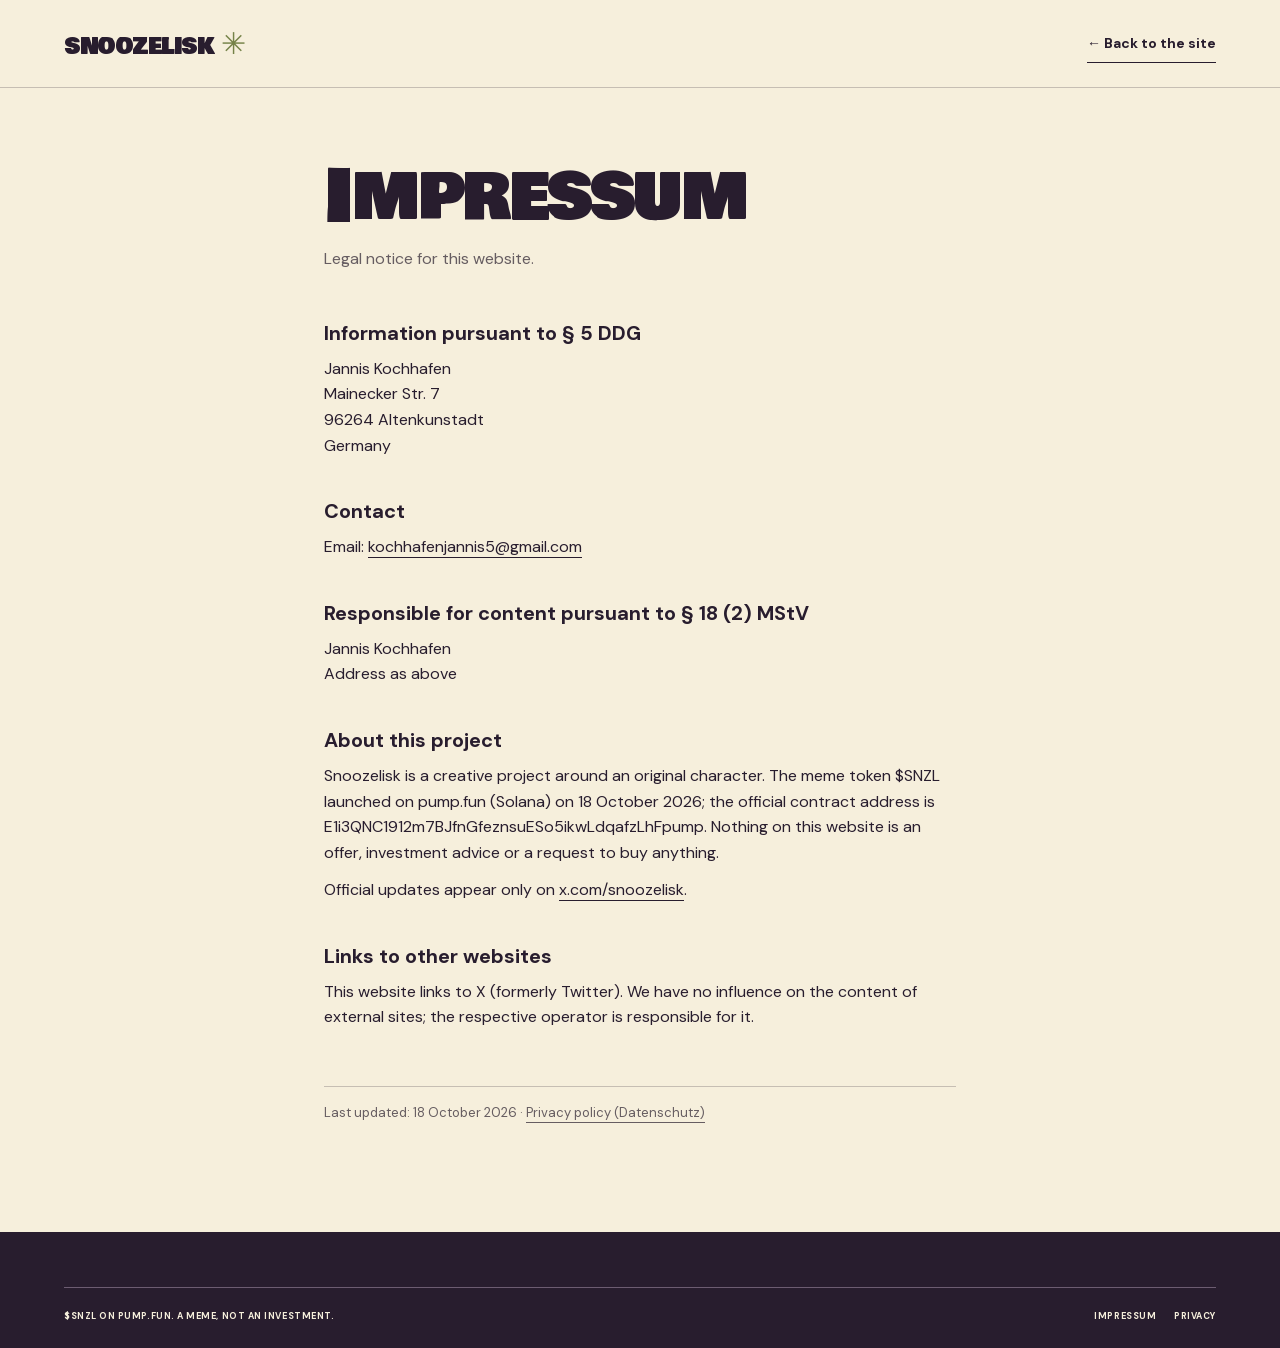
<file: impressum.html>
<!doctype html>
<html lang="en" data-theme="day">
<head>
  <meta charset="utf-8">
  <meta name="viewport" content="width=device-width, initial-scale=1">
  <meta name="theme-color" content="#f6efdc">
  <meta name="robots" content="noindex">
  <title>Impressum — SNOOZELISK</title>
  <link rel="icon" href="assets/images/favicon.png" type="image/png">
  <link rel="stylesheet" href="assets/fonts/fonts.css">
  <link rel="stylesheet" href="style.css">
  <link rel="stylesheet" href="legal.css">
</head>
<body>
  <a class="skip-link" href="#main">Skip to content</a>
  <header class="legal-header">
    <a class="wordmark" href="index.html">snoozelisk<span aria-hidden="true">✳</span></a>
    <a class="back" href="index.html">← Back to the site</a>
  </header>

  <main id="main" class="legal">
    <h1>Impressum</h1>
    <p class="lede">Legal notice for this website.</p>

    <h2>Information pursuant to § 5 DDG</h2>
    <address>
      Jannis Kochhafen<br>
      Mainecker Str. 7<br>
      96264 Altenkunstadt<br>
      Germany
    </address>

    <h2>Contact</h2>
    <p>Email: <a href="mailto:kochhafenjannis5@gmail.com">kochhafenjannis5@gmail.com</a></p>

    <h2>Responsible for content pursuant to § 18 (2) MStV</h2>
    <address>
      Jannis Kochhafen<br>
      Address as above
    </address>

    <h2>About this project</h2>
    <p>Snoozelisk is a creative project around an original character. The meme token $SNZL launched on pump.fun (Solana) on 18 October 2026; the official contract address is E1i3QNC1912m7BJfnGfeznsuESo5ikwLdqafzLhFpump. Nothing on this website is an offer, investment advice or a request to buy anything.</p>
    <p>Official updates appear only on <a href="https://x.com/snoozelisk" target="_blank" rel="noopener noreferrer">x.com/snoozelisk<span class="sr-only">, opens a new tab</span></a>.</p>

    <h2>Links to other websites</h2>
    <p>This website links to X (formerly Twitter). We have no influence on the content of external sites; the respective operator is responsible for it.</p>

    <p class="note">Last updated: 18 October 2026 · <a href="datenschutz.html">Privacy policy (Datenschutz)</a></p>
  </main>

  <footer class="site-footer">
    <div class="footer-bottom">
      <span>$SNZL ON PUMP.FUN. A MEME, NOT AN INVESTMENT.</span>
      <span class="footer-legal"><a href="impressum.html">IMPRESSUM</a><a href="datenschutz.html">PRIVACY</a></span>
    </div>
  </footer>
</body>
</html>
</file>
<file: assets/fonts/fonts.css>
/* Self-hosted via download-google-fonts skill. Do not edit manually. */

@font-face {
  font-family: 'Bowlby One SC';
  font-style: normal;
  font-weight: 400;
  font-display: swap;
  src: url(./bowlby-one-sc-400-latin.woff2) format('woff2');
  unicode-range: U+0000-00FF, U+0131, U+0152-0153, U+02BB-02BC, U+02C6, U+02DA, U+02DC, U+0304, U+0308, U+0329, U+2000-206F, U+20AC, U+2122, U+2191, U+2193, U+2212, U+2215, U+FEFF, U+FFFD;
}

@font-face {
  font-family: 'DM Sans';
  font-style: normal;
  font-weight: 400;
  font-display: swap;
  src: url(./dm-sans-400-latin.woff2) format('woff2');
  unicode-range: U+0000-00FF, U+0131, U+0152-0153, U+02BB-02BC, U+02C6, U+02DA, U+02DC, U+0304, U+0308, U+0329, U+2000-206F, U+20AC, U+2122, U+2191, U+2193, U+2212, U+2215, U+FEFF, U+FFFD;
}

@font-face {
  font-family: 'DM Sans';
  font-style: normal;
  font-weight: 700;
  font-display: swap;
  src: url(./dm-sans-700-latin.woff2) format('woff2');
  unicode-range: U+0000-00FF, U+0131, U+0152-0153, U+02BB-02BC, U+02C6, U+02DA, U+02DC, U+0304, U+0308, U+0329, U+2000-206F, U+20AC, U+2122, U+2191, U+2193, U+2212, U+2215, U+FEFF, U+FFFD;
}
</file>
<file: style.css>
:root{--cream:#f6efdc;--ink:#281d2e;--moss:#bfce91;--peach:#edb58f;--paper:#fff9e9;--muted:#665d61;--line:rgba(40,29,46,.23);--pull-easing:cubic-bezier(.32,0,.67,0);--return-easing:cubic-bezier(.175,.885,.32,1.4);--active-toggle:#f5f8ea;color-scheme:light;--page:var(--cream);--foreground:var(--ink)}
*{box-sizing:border-box}html{scroll-behavior:smooth;scroll-padding-top:90px}body{margin:0;background:var(--page);color:var(--foreground);font:400 16px/1.6 'DM Sans',sans-serif;-webkit-font-smoothing:antialiased}button,input{font:inherit}a{color:inherit;text-underline-offset:5px}button,a{-webkit-tap-highlight-color:transparent}button{cursor:pointer}button:disabled{cursor:wait;opacity:.65}img,video{max-width:100%;display:block}img{height:auto}h1,h2,h3,p,figure{margin:0}h1,h2{font-family:'Bowlby One SC',sans-serif;font-weight:400;line-height:1.03;letter-spacing:-.045em}h2{font-size:clamp(44px,5.7vw,84px)}h3{font-size:22px;line-height:1.25}a:focus-visible,button:focus-visible,input:focus-visible,summary:focus-visible{outline:3px solid currentColor;outline-offset:6px}.sr-only{position:absolute;width:1px;height:1px;padding:0;overflow:hidden;clip:rect(0,0,0,0);white-space:nowrap;border:0}.skip-link{position:fixed;top:-100px;left:20px;padding:12px;background:var(--moss);color:var(--ink);z-index:99}.skip-link:focus{top:10px}.site-header{height:88px;padding:0 5%;display:flex;align-items:center;justify-content:space-between;border-bottom:1px solid var(--line);gap:24px;background:var(--page)}.wordmark{font-family:'Bowlby One SC',sans-serif;text-decoration:none;font-size:25px;letter-spacing:-1.5px;white-space:nowrap}.wordmark span{color:#758248;margin-left:8px;font-size:30px}.site-header nav{display:flex;gap:32px;font-size:14px;font-weight:700}.site-header nav a{text-decoration:none}.site-header nav a:hover{text-decoration:underline}.nav-cta{font-size:14px;font-weight:700;text-decoration:none;display:flex;gap:28px;align-items:center;border-bottom:1px solid;padding:8px 0}.nav-cta span{font-size:23px}.eyebrow,.section-label,.hero-bottom,.portrait-caption,.preview-label,.footer-bottom{font-size:11px;font-weight:700;letter-spacing:.13em;line-height:1.5}.hero{position:relative;width:100%;height:100vh;min-height:790px;max-height:1160px;overflow:hidden;padding:30px 5% 26px;display:flex;flex-direction:column;background:var(--cream);color:var(--ink)}.hero-bg{position:absolute;inset:0;background-size:cover;background-position:center;z-index:1;pointer-events:none}.bg-back{background-color:#e8dec9}.bg-front{background:var(--cream)}.bg-front{transition:transform .5s var(--return-easing),opacity .5s ease}.pull-down{transform:translateY(20vh) scale(1.1)!important;opacity:.8!important;transition:transform .3s var(--pull-easing),opacity .3s ease!important}.blur-overlay{position:absolute;left:0;width:100%;height:10vh;z-index:2;pointer-events:none;backdrop-filter:blur(25px) saturate(1.5);-webkit-backdrop-filter:blur(25px) saturate(1.5)}.blur-overlay-top{top:0;mask-image:linear-gradient(to bottom,black 70%,transparent 100%);-webkit-mask-image:linear-gradient(to bottom,black 70%,transparent 100%)}.blur-overlay-bottom{bottom:0;mask-image:linear-gradient(to top,black 70%,transparent 100%);-webkit-mask-image:linear-gradient(to top,black 70%,transparent 100%)}.hero-top,.hero-layout,.hero-bottom{position:relative;z-index:3}.hero-top{display:flex;align-items:center;justify-content:space-between}.hero-top .eyebrow{display:flex;align-items:center;gap:9px}.status-dot{display:inline-block;width:7px;height:7px;border-radius:100%;background:#778444}.glass-toggle{display:flex;align-items:center;gap:14px;min-width:154px;padding:6px 18px 6px 6px;border:1px solid rgba(40,29,46,.25);border-radius:100px;background:rgba(255,255,255,.35);box-shadow:inset 0 1px 0 rgba(255,255,255,.8),0 3px 16px rgba(40,29,46,.04);backdrop-filter:blur(16px);-webkit-backdrop-filter:blur(16px);font-size:12px;font-weight:700;color:inherit}.toggle-orbit{width:32px;height:32px;background:var(--ink);color:var(--cream);border-radius:50%;display:grid;place-items:center;font-size:20px}.hero-layout{display:grid;grid-template-columns:1fr 1fr;gap:7%;align-items:center;flex:1;padding:26px 0 32px}.hero-copy>.eyebrow{margin-bottom:25px;font-size:10px}.hero h1{font-size:clamp(78px,8.6vw,138px);line-height:.99;letter-spacing:-.055em}.hero h1 span{color:#718145}.hero-description{margin:26px 0 28px;font-size:17px;line-height:1.55}.button{min-height:54px;display:inline-flex;align-items:center;justify-content:space-between;gap:42px;padding:15px 24px;border:1.5px solid var(--ink);border-radius:4px;text-decoration:none;font-size:14px;font-weight:700;box-shadow:3px 3px 0 var(--ink);transition:transform .2s,box-shadow .2s}.button:hover{transform:translate(2px,2px);box-shadow:1px 1px 0 var(--ink)}.button span[aria-hidden]{font-size:22px;line-height:1}.button-dark{background:var(--ink);color:var(--cream);box-shadow:3px 3px 0 #8b9571}.button-green{background:var(--moss);color:var(--ink);box-shadow:3px 3px 0 var(--cream)}.hero-portrait{position:relative;transform:rotate(2.7deg);margin-top:14px}.hero-portrait>img{width:100%;border:2px solid var(--ink);border-radius:42% 42% 2px 2px;box-shadow:10px 10px 0 var(--peach)}.portrait-caption{display:flex;justify-content:space-between;font-size:9px;letter-spacing:.08em;margin-bottom:12px}.hero-portrait>p{font-size:11px;text-align:center;margin-top:25px;letter-spacing:.04em}.hero-sticker{position:absolute;right:-28px;bottom:0;display:grid;align-content:center;text-align:center;width:133px;height:133px;background:var(--moss);color:var(--ink);border:2px solid var(--ink);border-radius:50%;font-size:18px;line-height:1.15;font-weight:700;transform:rotate(-16deg);box-shadow:4px 4px 0 var(--ink)}.hero-bottom{display:flex;justify-content:space-between;border-top:1px solid var(--line);padding-top:18px;font-size:10px;letter-spacing:.09em}.hero-bottom a{text-decoration:none;display:flex;gap:28px}.hero-bottom a span{font-size:19px}.ticker{display:flex;justify-content:space-around;gap:36px;padding:16px 24px;background:var(--moss);color:var(--ink);border-top:1.5px solid var(--ink);border-bottom:1.5px solid var(--ink);overflow:hidden;white-space:nowrap;font-size:13px;letter-spacing:.06em;font-weight:700}.ticker span:nth-child(even){font-size:20px;line-height:1}.section-wrap{padding:80px 7% 100px}.section-label{display:flex;justify-content:space-between;padding-bottom:20px;border-bottom:1px solid var(--line);margin-bottom:60px}.lore-grid{display:grid;grid-template-columns:1fr 1fr;gap:12%}.lore h2 span{color:#7b8356}.lore-text .lead{font-size:26px;line-height:1.3;letter-spacing:-.04em;font-weight:700;margin-bottom:24px}.lore-text>p:not(.lead){max-width:410px;color:var(--muted);margin-bottom:16px}.todo-note{padding:25px 30px;margin:36px 4% 0 0;max-width:370px;background:var(--peach);color:var(--ink);transform:rotate(-4deg);border:1px solid var(--ink);box-shadow:5px 5px 0 var(--ink)}.note-label,.note-foot{font-size:10px;letter-spacing:.09em;font-weight:700}.todo-note p{font-size:38px;font-weight:700;line-height:1.3;margin:20px 0}.checkbox{display:inline-block;width:26px;height:26px;border:2px solid;margin-right:15px;transform:rotate(4deg)}.memes{background:#e8e6d5;color:var(--ink);border-top:1px solid var(--line)}.section-heading{display:flex;align-items:flex-end;justify-content:space-between;gap:32px;margin-bottom:55px}.section-heading>p{font-size:15px;max-width:300px}.meme-grid{display:grid;grid-template-columns:1fr 1fr;gap:7%;align-items:center;padding:0 2%}.meme-card{background:var(--paper);padding:12px 12px 0;border:1.5px solid var(--ink);box-shadow:6px 6px 0 rgba(40,29,46,.9);transform:rotate(-3deg)}.meme-card.example{transform:rotate(3deg);margin-top:50px}.meme-card img{width:100%}.meme-card figcaption{padding:18px 5px;display:flex;align-items:center;justify-content:space-between;gap:12px;font-size:10px;font-weight:700;letter-spacing:.04em}.meme-card figcaption a{font-size:11px;white-space:nowrap}.example-caption{background:var(--ink);color:var(--cream);padding:16px 8px;text-align:center;font-size:clamp(12px,1.4vw,20px);font-weight:700}.example img{margin:0;aspect-ratio:1.15;object-fit:cover}.gallery-note{font-size:12px;text-align:center;margin-top:60px;color:#5a5359}.maker{background:var(--ink);color:var(--cream);border-top:1.5px solid var(--ink)}.maker .section-label{--line:rgba(246,239,220,.3)}.maker-grid{display:grid;grid-template-columns:1fr .86fr;gap:11%;align-items:start}.maker h2{font-size:clamp(43px,5.2vw,76px);color:var(--moss)}.maker-controls>p{margin-top:24px;font-size:15px;color:#d7cfce}.maker-form{margin-top:35px}.maker-form label{display:block;font-size:10px;font-weight:700;letter-spacing:.1em;margin-bottom:9px}.maker-form label span{display:block;color:#b7aeb8;font-size:10px;font-weight:400;letter-spacing:0}.maker-form input{width:100%;padding:15px 14px;border:1px solid #a199a4;background:rgba(255,255,255,.04);color:var(--cream);border-radius:3px;margin-bottom:25px;min-height:52px;font-size:15px}.maker-form input:focus-visible{outline-color:var(--moss)}fieldset{border:0;padding:0;margin:0 0 30px}legend{font-size:12px;color:#c5bbc8;margin-bottom:10px}.prompt-buttons{display:flex;gap:8px;flex-wrap:wrap}.prompt-buttons button{padding:7px 12px;border:1px solid #786b7f;background:transparent;color:var(--cream);border-radius:100px;font-size:12px}.prompt-buttons button:hover,.prompt-buttons button[aria-pressed=true]{background:var(--cream);color:var(--ink)}.maker-actions{display:flex;gap:24px;align-items:center}.text-button{padding:10px 0;border:0;border-bottom:1px solid;background:none;color:inherit;font-size:12px}.maker-status{font-size:12px;color:var(--moss);margin-top:24px;min-height:20px}.privacy-note{font-size:11px;color:#bfb4c5;max-width:410px;margin-top:12px;line-height:1.55}.canvas-wrap{transform:rotate(2deg);padding-top:7px}.canvas-wrap canvas{width:100%;height:auto;display:block;border:1px solid #716378;box-shadow:8px 8px 0 #645140;background:#3e2042}.preview-label{display:flex;justify-content:space-between;font-size:9px;letter-spacing:.09em;margin-bottom:15px;color:#ccc1cd}.canvas-wrap>p{text-align:center;font-size:10px;margin-top:20px;color:#c8bdc9}.field-note{display:grid;grid-template-columns:1fr 1fr;background:var(--peach);color:var(--ink);align-items:center;border-bottom:1.5px solid var(--ink)}.field-copy{padding:55px 14%}.field-copy .eyebrow{font-size:10px}.field-copy h2{font-size:clamp(60px,7vw,110px);margin-top:34px}.field-copy>p:not(.eyebrow){font-size:14px;margin-top:23px}.field-copy .film-description{font-size:12px!important;line-height:1.5}.field-copy .text-button{margin-top:16px}.film-wrap{padding:38px 10% 30px 0}.film-wrap video{width:100%;height:auto;aspect-ratio:1;border:1.5px solid var(--ink);box-shadow:6px 6px 0 var(--ink);background:var(--ink)}.film-wrap>p{font-size:9px;letter-spacing:.09em;font-weight:700;margin-top:15px}.join{background:var(--moss);color:var(--ink)}.join-top{display:flex;justify-content:space-between;gap:35px;align-items:flex-end}.join-top .button{margin-bottom:7px}.join h2{font-size:clamp(46px,5.4vw,80px)}.join-steps{list-style:none;padding:0;margin:65px 0 0;display:grid;grid-template-columns:repeat(3,1fr);gap:40px}.join-steps li{border-top:1px solid var(--ink);padding-top:18px}.join-steps li>span{font-family:'Bowlby One SC',sans-serif;font-size:35px;line-height:1}.join-steps h3{margin-top:26px;font-size:19px;letter-spacing:-.04em}.join-steps p{margin:12px 0 23px;font-size:14px;max-width:280px}.join-steps a{font-size:12px;font-weight:700}.join-foot{font-size:11px;margin-top:45px;max-width:700px;opacity:.8}.facts-grid{display:grid;grid-template-columns:.86fr 1fr;gap:12%}.status-card h2{font-size:clamp(40px,4.4vw,64px);margin:27px 0}.status-card .eyebrow{font-size:9px}.status-statement{font-size:21px;font-weight:700;line-height:1.3;padding:20px 0;border-top:1px solid var(--line);border-bottom:1px solid var(--line);margin-bottom:22px}.status-card>p:not(.status-statement){font-size:14px;color:var(--muted)}.status-card>a{font-size:12px;display:inline-block;margin-top:25px;font-weight:700}.faq details{border-bottom:1px solid var(--line)}.faq details:first-child{border-top:1px solid var(--line)}.faq summary{list-style:none;cursor:pointer;display:flex;justify-content:space-between;align-items:center;gap:30px;padding:24px 0;font-size:15px;font-weight:700;line-height:1.3}.faq summary::-webkit-details-marker{display:none}.faq summary:after{content:'+';font-size:26px;font-weight:400;line-height:1}.faq details[open] summary:after{content:'−'}.faq details>p{font-size:14px;color:var(--muted);padding-bottom:25px}.site-footer{padding:55px 5% 25px;background:var(--ink);color:var(--cream)}.footer-top{display:flex;align-items:center;justify-content:space-between;gap:25px;padding-bottom:45px}.footer-top p{font-size:14px;color:#cdc2cf}.footer-top>a:last-child{font-size:12px}.footer-bottom{display:flex;justify-content:space-between;gap:24px;border-top:1px solid #6c5c71;padding-top:22px;font-size:9px;letter-spacing:.06em}.footer-bottom a{text-decoration:none}.hero-copy{animation:arrive .7s both}.hero-portrait{animation:arrive .8s .1s both}@keyframes arrive{from{opacity:0;translate:0 16px}to{opacity:1;translate:0 0}}
html[data-theme=night]{--page:#302437;--foreground:#f6efdc;--muted:#c4b9c9;--line:rgba(246,239,220,.25);color-scheme:dark}html[data-theme=night] .hero{background:#302437;color:var(--cream)}html[data-theme=night] .bg-front{background:#302437}html[data-theme=night] .bg-back{background:#574661}html[data-theme=night] .hero h1 span{color:var(--moss)}html[data-theme=night] .hero .button-dark{background:var(--moss);color:var(--ink)}html[data-theme=night] .glass-toggle{border-color:#82728b;background:rgba(246,239,220,.08)}html[data-theme=night] .toggle-orbit{background:var(--cream);color:var(--ink)}html[data-theme=night] .lore h2 span{color:var(--moss)}html[data-theme=night] .lore .todo-note{box-shadow:5px 5px 0 #9c8975}html[data-theme=night] .memes .section-label,html[data-theme=night] .join .section-label{border-color:rgba(40,29,46,.3)}
@media(min-width:1650px){.hero{padding-left:max(5%,calc((100% - 1480px)/2));padding-right:max(5%,calc((100% - 1480px)/2))}.section-wrap{padding-left:max(7%,calc((100% - 1400px)/2));padding-right:max(7%,calc((100% - 1400px)/2))}}
@media(max-width:1050px){.site-header{padding:0 5%;height:76px}.site-header nav{gap:20px}.hero{height:auto;min-height:780px;padding-top:24px}.hero-layout{gap:6%;padding-top:50px;padding-bottom:60px}.hero h1{font-size:clamp(80px,10.5vw,110px)}.hero-portrait{margin-top:0}.hero-sticker{width:105px;height:105px;font-size:15px;right:-10px;bottom:15px}.hero-description{font-size:15px}.hero-copy>.eyebrow{font-size:9px}.section-wrap{padding:65px 6% 80px}.section-label{margin-bottom:45px}.lore-grid{gap:7%}.lore-text .lead{font-size:23px}.maker-grid{gap:6%;grid-template-columns:1fr .9fr}.maker-actions{gap:20px}.maker-actions .button{padding:14px;gap:24px;font-size:12px}.join-top{align-items:flex-start;flex-direction:column}.join-steps{gap:24px}.facts-grid{gap:7%}.footer-top{flex-wrap:wrap}.footer-top .wordmark{font-size:22px}.footer-top p{font-size:12px}}
@media(max-width:700px){.site-header{height:72px;gap:14px}.wordmark{font-size:20px}.wordmark span{font-size:23px;margin-left:4px}.site-header nav{display:none}.nav-cta{font-size:12px;gap:15px}.nav-cta span{font-size:20px}.hero{min-height:0;max-height:none;height:auto;padding:20px 6% 24px}.hero-top>.eyebrow{font-size:8px;letter-spacing:.08em;gap:6px}.glass-toggle{min-width:123px;gap:9px;font-size:10px;padding:4px 11px 4px 4px}.toggle-orbit{width:27px;height:27px;font-size:17px}.hero-layout{grid-template-columns:1fr;padding:32px 0 28px;gap:42px}.hero-copy>.eyebrow{margin-bottom:18px;font-size:9px}.hero h1{font-size:clamp(76px,18vw,116px);line-height:.98}.hero h1 br:nth-of-type(2){display:none}.hero h1 span:before{content:' '}.hero-description{margin:20px 0 24px;font-size:15px}.hero-portrait{width:80%;max-width:360px;justify-self:center;transform:rotate(2deg);margin-bottom:24px}.portrait-caption{font-size:7px}.hero-portrait>p{font-size:9px;margin-top:20px}.hero-sticker{width:95px;height:95px;right:-24px;bottom:5px;font-size:14px}.hero-bottom{align-items:start;gap:25px;font-size:8px;letter-spacing:.04em}.hero-bottom>p{max-width:160px}.hero-bottom>a{white-space:nowrap;gap:8px}.ticker{padding:14px 15px;justify-content:flex-start;gap:30px;font-size:10px}.ticker span:nth-child(even){font-size:16px}.section-wrap{padding:45px 6% 60px}.section-label{font-size:8px;letter-spacing:.08em;gap:20px;margin-bottom:35px;padding-bottom:15px}.section-label span:last-child{text-align:right}h2{font-size:clamp(40px,10.5vw,65px)}.lore-grid{grid-template-columns:1fr;gap:32px}.lore h2 br:nth-of-type(2){display:none}.lore h2 span:before{content:' '}.lore-text .lead{font-size:23px;line-height:1.35}.lore-text>p:not(.lead){font-size:14px;max-width:none}.todo-note{margin:32px 10px 0 6px;max-width:100%;padding:22px 25px}.section-heading{align-items:start;flex-direction:column;gap:20px;margin-bottom:35px}.section-heading>p{font-size:14px}.meme-grid{grid-template-columns:1fr;gap:35px;padding:0 3%}.meme-card.example{margin-top:10px}.meme-card figcaption{font-size:8px;padding:15px 3px}.meme-card figcaption a{font-size:10px}.example-caption{font-size:16px}.gallery-note{font-size:11px;margin-top:35px}.maker-grid{grid-template-columns:1fr;gap:40px}.maker h2{font-size:clamp(42px,11vw,66px)}.maker-controls>p{font-size:14px;margin-top:20px}.maker-form{margin-top:28px}.maker-actions .button{font-size:14px;padding:15px 20px;gap:30px}.canvas-wrap{margin:0 8px}.privacy-note{max-width:none}.field-note{grid-template-columns:1fr}.field-copy{padding:45px 6% 25px}.field-copy h2{font-size:74px;margin-top:25px}.field-copy h2 br{display:none}.field-copy>.eyebrow{font-size:9px}.field-copy>p:not(.eyebrow){margin-top:17px}.film-wrap{padding:15px 7% 40px}.join h2{font-size:clamp(40px,10.7vw,64px)}.join-top{gap:30px}.join-steps{margin-top:40px;grid-template-columns:1fr;gap:28px}.join-steps li{display:grid;grid-template-columns:45px 1fr;column-gap:18px;padding-top:22px}.join-steps li>span{grid-row:1/4;font-size:29px}.join-steps h3{margin:0;font-size:19px}.join-steps p{max-width:none;margin:10px 0 14px;font-size:14px}.join-steps a{grid-column:2}.join-foot{margin-top:30px;font-size:10px}.facts-grid{grid-template-columns:1fr;gap:40px}.status-card h2{font-size:clamp(40px,11vw,62px);margin:22px 0}.status-statement{font-size:21px}.faq summary{font-size:14px;padding:22px 0}.faq details>p{font-size:13px}.site-footer{padding:35px 6% 25px}.footer-top{flex-direction:column;align-items:start;gap:20px;padding-bottom:30px}.footer-top p{font-size:13px}.footer-bottom{flex-direction:column;gap:15px;font-size:8px}.footer-bottom>a{margin-top:5px}.field-copy .film-description{font-size:13px!important}}
@media(prefers-reduced-motion:reduce){html{scroll-behavior:auto}*,*:before,*:after{animation:none!important;transition:none!important}.pull-down{transform:none!important;opacity:1!important}}

.remix-button{border:0;border-bottom:1px solid;background:none;color:inherit;padding:0;font:700 11px/1.5 "DM Sans",sans-serif;white-space:nowrap}
@media(max-width:700px){.remix-button{font-size:10px}}
</file>
<file: legal.css>
/* Shared styles for impressum.html and datenschutz.html (layered on style.css). */
.legal-header{height:88px;padding:0 5%;display:flex;align-items:center;justify-content:space-between;gap:24px;border-bottom:1px solid var(--line);background:var(--page)}
.legal-header a.back{font-size:14px;font-weight:700;text-decoration:none;border-bottom:1px solid;padding:8px 0}
.legal{max-width:760px;margin:0 auto;padding:72px 5% 96px}
.legal h1{font-size:clamp(40px,6vw,72px);margin-bottom:12px}
.legal .lede{color:var(--muted);margin-bottom:48px}
.legal h2{font-family:'DM Sans',sans-serif;font-size:20px;font-weight:700;letter-spacing:0;line-height:1.3;margin:40px 0 10px}
.legal p,.legal li{margin:0 0 12px;max-width:68ch}
.legal ul{padding-left:20px;margin:0 0 12px}
.legal address{font-style:normal;margin:0 0 12px}
.legal .note{font-size:13px;color:var(--muted);margin-top:56px;border-top:1px solid var(--line);padding-top:16px}
.footer-legal{display:flex;gap:18px}
@media (max-width:640px){.legal{padding-top:48px}.footer-bottom{flex-wrap:wrap}}
</file>
